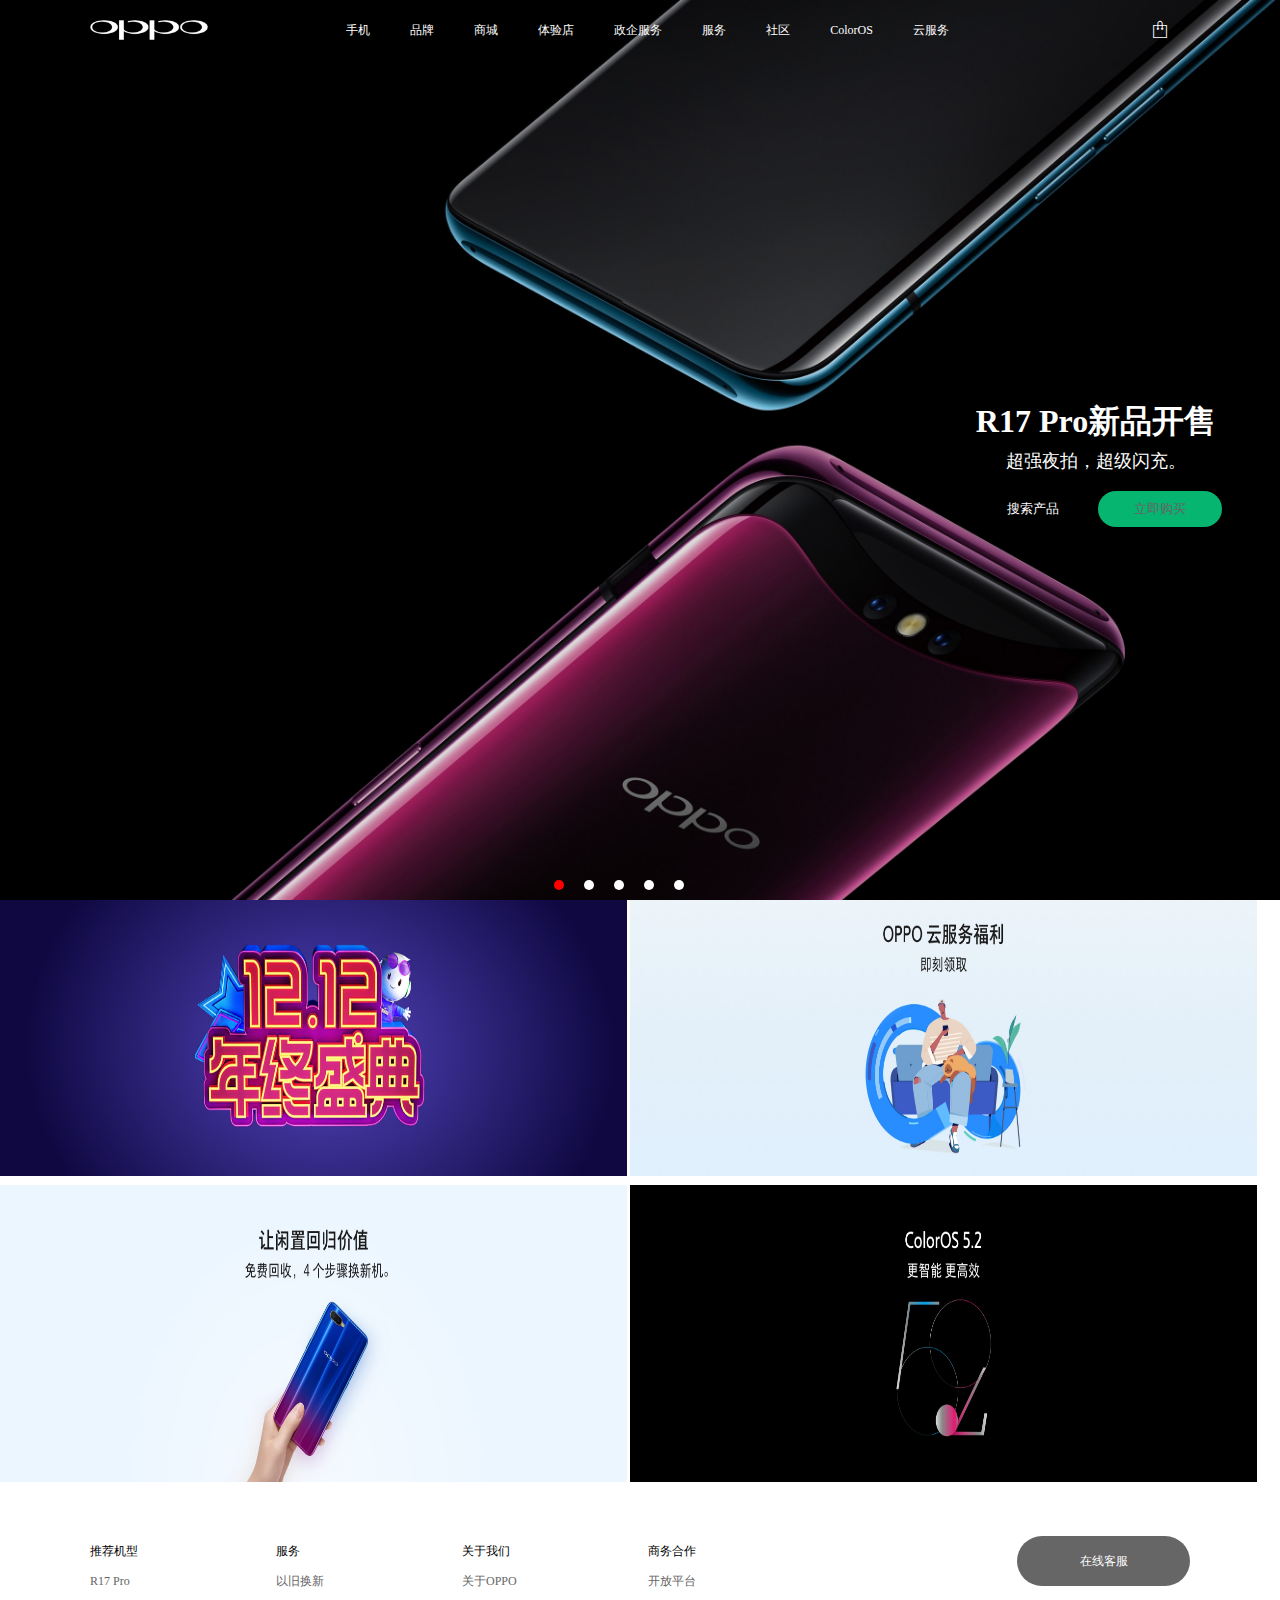
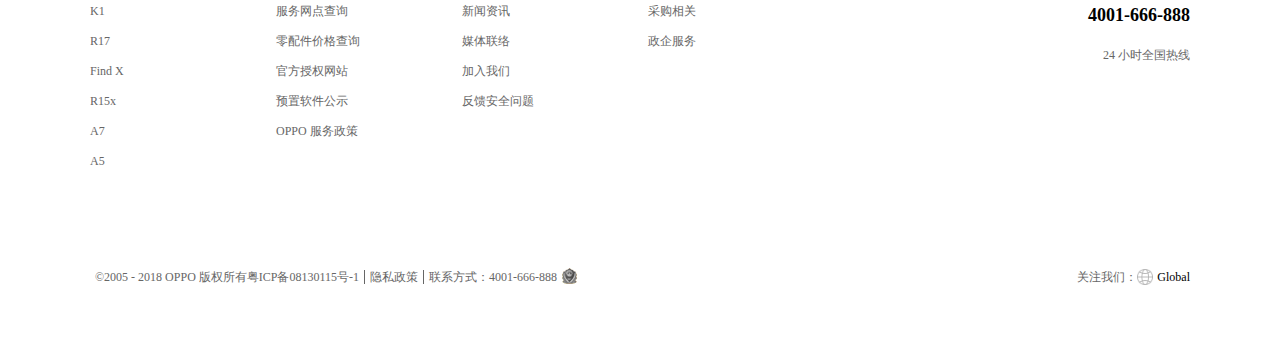
<file: index.html>
<!DOCTYPE html>
<html>
	<head>
		<meta charset="utf-8">
		<title>【OPPO手机官网】</title>
		<link rel="stylesheet" type="text/css" href="font/iconfont.css">
		<link rel="stylesheet" href="css/head.css"/>
		<link rel="stylesheet" type="text/css" href="css/footer.css">
		
	</head>
	<body>
	<header id="head">
		<div class="w">
		<h1 id="logo">
			<img src="images/logo.png"/>
		</h1>
		<ul>
			<li  id="firstli"><a href="#">手机</a></li><li><a href="html/about.html">品牌</a></li><li><a href="html/shop.html">商城</a></li><li><a href="javascript:;">体验店</a></li><li><a href="javascript:;">政企服务</a></li><li><a href="javascript:;">服务</a></li><li><a href="javascript:;">社区</a></li><li><a href="javascript:;">ColorOS</a></li><li><a href="javascript:;">云服务</a></li>
		</ul>
	<i class="iconfont icon-gouwudaiweikong"></i>
	</div>
	<div id="phone">
		<dl>
			<div class="l">

				<dt><img src="images/dtbg.png"></dt>
			</div>
				
			<dd>
				<img src="images/0.jpg">
				<img src="images/0.1.png">
				<span>K1</span>
			</dd>
			<dd>
				<img src="images/1.jpg">
				<img src="images/1.1.png">
				<span>R17</span>
			</dd>
			<dd>
				<img src="images/2.jpg">
				<img src="images/2.1.png">
				<span>Find X</span>
			</dd>
			<dd>
				<img src="images/3.jpg">
				<img src="images/3.1.png">
				<span>R15</span>
			</dd>
			<dd>
				<img src="images/4.jpg">
				<img src="images/4.1.png">
				<span>A7</span>
			</dd>
			<dd>
				<img src="images/5.jpg">
				<img src="images/5.1.png">
				<span>A7x</span>
			</dd>
			<dd>
				<img src="images/6.jpg">
				<img src="images/6.1.png">
				<span>A5</span>
			</dd>
			<dd>
				<img src="images/7.png">
				<img src="images/7.1.png">
				<span>A1</span>
			</dd>
		</dl>
	</div>
	</header>
<div id="banner">
	<div id="b1">
		<div  class="text texts bak">
			<h2>R17 Pro新品开售</h2>
			<p>超强夜拍，超级闪充。</p>
			<span class="btn1">搜索产品</span>
			<span class="btn2"><a href="html/reg.html">立即购买</a></span>
		</div>
	</div>
	<div id="b2">
		<div  class="text  texts">
		<h2 class="one">OPPO K1</h2>
		<p>晓龙660，前置2500万。</p>
		<span class="btn1">搜索产品</span>
		<span class="btn2">立即购买</span>
		</div>
	</div>
	<div id="b3">
		<div class="text  texts bak">
		<h2>OPPO R15x</h2>
		<p>3D凝光机身，前置2500万。</p>
		<span class="btn2">立即购买</span>
		</div>
	</div>
	<div id="b4">
		<div  class="text  texts">
		<h2>OPPO R17</h2>
		<p>随光而变，心动所在。</p>
		<span class="btn1">搜索产品</span>
		<span class="btn2">立即购买</span>
		</div>
	</div>
	<div id="b5">
		<div  class="text  textp">
		<h2 class="one">Find X</h2>
		<p>超凡一体，未来旗舰。</p>
		<span class="btn1">搜索产品</span>
		<span class="btn2">立即购买</span>
		</div>
	</div>
	<ul style="cursor: pointer;">
		<li></li>
		<li></li>
		<li></li>
		<li></li>
		<li></li>
	</ul>
</div>
<!-- list -->
	<div id="box">
		<a href="html/shop.html"><img src="images/pic1.jpg" alt=""></a>
		<a href="detail.html"><img src="images/pic2.jpg" alt=""></a>
		<a href="javascript:;"><img src="images/pic3.jpg" alt=""></a>
		<a href="javascript:;"><img src="images/pic4.png" alt=""></a>
	</div>
	<div id="news">
		<div class="w">
		<ul class="l">
			<li><a href="#">推荐机型</a></li>
			<li><a href="#">R17 Pro</a></li>
			<li><a href="#">K1</a></li>
			<li><a href="#">R17</a></li>
			<li><a href="#">Find X</a></li>
			<li><a href="#">R15x</a></li>
			<li><a href="#">A7</a></li>
			<li><a href="#">A5</a></li>
		</ul>
		<ul class="l">
			<li><a href="#">服务</a></li>
			<li><a href="#">以旧换新</a></li>
			<li><a href="#">服务网点查询</a></li>
			<li><a href="#">零配件价格查询</a></li>
			<li><a href="#">官方授权网站</a></li>
			<li><a href="#">预置软件公示</a></li>
			<li><a href="#">OPPO 服务政策</a></li>
		</ul>
		<ul class="l">
			<li><a href="#">关于我们</a></li>
			<li><a href="#">关于OPPO</a></li>
			<li><a href="#">新闻资讯</a></li>
			<li><a href="#">媒体联络</a></li>
			<li><a href="#">加入我们</a></li>
			<li><a href="#">反馈安全问题</a></li>
		</ul>
		<ul class="l">
			<li><a href="#">商务合作</a></li>
			<li><a href="#">开放平台</a></li>
			<li><a href="#">采购相关</a></li>
			<li><a href="#">政企服务</a></li>
		</ul>
		<div class="r">
			<p><a href="#">在线客服</a></p>
			<p>4001-666-888</p>
			<p>24 小时全国热线</p>
		</div>
	</div>
	</div>
	<footer>
		<div class="w">
		<ul class="l">
			<li class="l"><a href="">&copy2005 - 2018 OPPO 版权所有粤ICP备08130115号-1</a></li>
			<li class="l"><a href=""> 隐私政策</a></li>
			<li class="l"><a href=""> 联系方式：4001-666-888 </a></li>
			<li id="last" class="l"><a href=""></a></li>
		</ul>
		<ul class="r">
			<li class="l"><a href="">关注我们：</a></li>
			<li class="l" id="last"><a href=""></a>Global</li>
		</ul>
		</div>
	</footer>
	</body>
</html>
<!-- <script type="text/javascript" src="js/lbt.js"></script> -->
<script type="text/javascript" src="js/index.js"></script>
<script type="text/javascript">
	window.onload = function(){
	//1、自动播放
	autoPlay();
	$("#banner").onmouseover = stop;
	$("#banner").onmouseout = autoPlay;
	let lis = $("#banner").lastElementChild.children;
	for(var i=0;i<lis.length;i++){
		lis[i].setAttribute("index",i);
		lis[i].onclick = function(){
			goImg(parseInt(this.getAttribute("index")));
		};
	}
}	

</script>
</file>
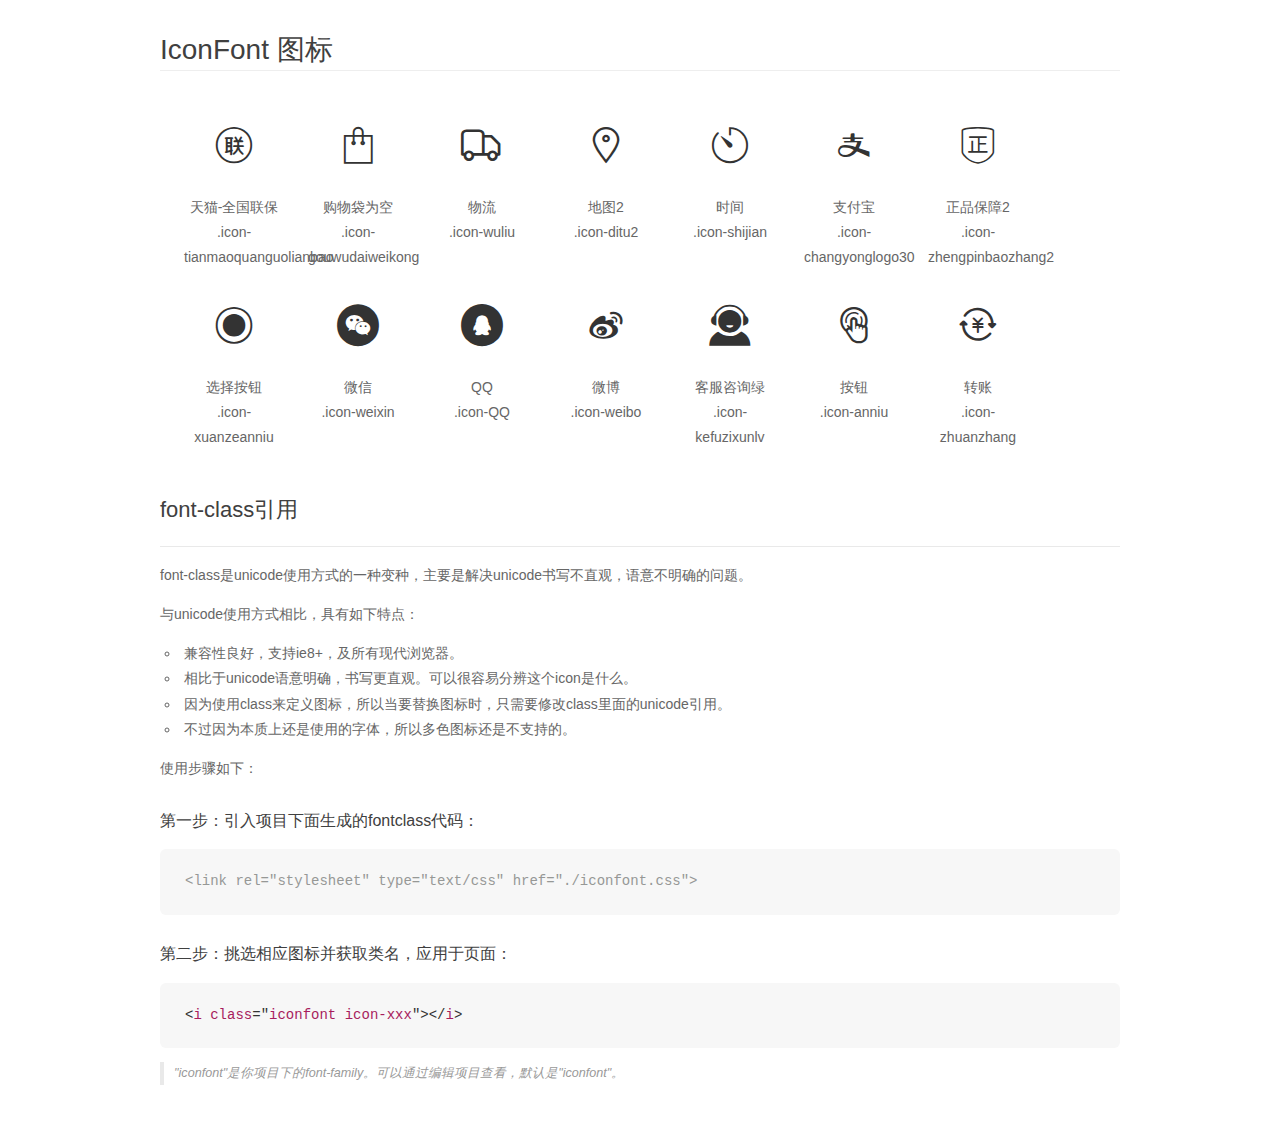
<file: font/demo_fontclass.html>
<!DOCTYPE html>
<html>
<head>
    <meta charset="utf-8"/>
    <title>IconFont</title>
    <link rel="stylesheet" href="demo.css">
    <link rel="stylesheet" href="iconfont.css">
</head>
<body>
    <div class="main markdown">
        <h1>IconFont 图标</h1>
        <ul class="icon_lists clear">
            
                <li>
                <i class="icon iconfont icon-tianmaoquanguolianbao"></i>
                    <div class="name">天猫-全国联保</div>
                    <div class="fontclass">.icon-tianmaoquanguolianbao</div>
                </li>
            
                <li>
                <i class="icon iconfont icon-gouwudaiweikong"></i>
                    <div class="name">购物袋为空</div>
                    <div class="fontclass">.icon-gouwudaiweikong</div>
                </li>
            
                <li>
                <i class="icon iconfont icon-wuliu"></i>
                    <div class="name">物流</div>
                    <div class="fontclass">.icon-wuliu</div>
                </li>
            
                <li>
                <i class="icon iconfont icon-ditu2"></i>
                    <div class="name">地图2</div>
                    <div class="fontclass">.icon-ditu2</div>
                </li>
            
                <li>
                <i class="icon iconfont icon-shijian"></i>
                    <div class="name">时间</div>
                    <div class="fontclass">.icon-shijian</div>
                </li>
            
                <li>
                <i class="icon iconfont icon-changyonglogo30"></i>
                    <div class="name">支付宝</div>
                    <div class="fontclass">.icon-changyonglogo30</div>
                </li>
            
                <li>
                <i class="icon iconfont icon-zhengpinbaozhang2"></i>
                    <div class="name">正品保障2</div>
                    <div class="fontclass">.icon-zhengpinbaozhang2</div>
                </li>
            
                <li>
                <i class="icon iconfont icon-xuanzeanniu"></i>
                    <div class="name">选择按钮</div>
                    <div class="fontclass">.icon-xuanzeanniu</div>
                </li>
            
                <li>
                <i class="icon iconfont icon-weixin"></i>
                    <div class="name">微信</div>
                    <div class="fontclass">.icon-weixin</div>
                </li>
            
                <li>
                <i class="icon iconfont icon-QQ"></i>
                    <div class="name">QQ</div>
                    <div class="fontclass">.icon-QQ</div>
                </li>
            
                <li>
                <i class="icon iconfont icon-weibo"></i>
                    <div class="name">微博</div>
                    <div class="fontclass">.icon-weibo</div>
                </li>
            
                <li>
                <i class="icon iconfont icon-kefuzixunlv"></i>
                    <div class="name">客服咨询绿</div>
                    <div class="fontclass">.icon-kefuzixunlv</div>
                </li>
            
                <li>
                <i class="icon iconfont icon-anniu"></i>
                    <div class="name">按钮</div>
                    <div class="fontclass">.icon-anniu</div>
                </li>
            
                <li>
                <i class="icon iconfont icon-zhuanzhang"></i>
                    <div class="name">转账</div>
                    <div class="fontclass">.icon-zhuanzhang</div>
                </li>
            
        </ul>

        <h2 id="font-class-">font-class引用</h2>
        <hr>

        <p>font-class是unicode使用方式的一种变种，主要是解决unicode书写不直观，语意不明确的问题。</p>
        <p>与unicode使用方式相比，具有如下特点：</p>
        <ul>
        <li>兼容性良好，支持ie8+，及所有现代浏览器。</li>
        <li>相比于unicode语意明确，书写更直观。可以很容易分辨这个icon是什么。</li>
        <li>因为使用class来定义图标，所以当要替换图标时，只需要修改class里面的unicode引用。</li>
        <li>不过因为本质上还是使用的字体，所以多色图标还是不支持的。</li>
        </ul>
        <p>使用步骤如下：</p>
        <h3 id="-fontclass-">第一步：引入项目下面生成的fontclass代码：</h3>


        <pre><code class="lang-js hljs javascript"><span class="hljs-comment">&lt;link rel="stylesheet" type="text/css" href="./iconfont.css"&gt;</span></code></pre>
        <h3 id="-">第二步：挑选相应图标并获取类名，应用于页面：</h3>
        <pre><code class="lang-css hljs">&lt;<span class="hljs-selector-tag">i</span> <span class="hljs-selector-tag">class</span>="<span class="hljs-selector-tag">iconfont</span> <span class="hljs-selector-tag">icon-xxx</span>"&gt;&lt;/<span class="hljs-selector-tag">i</span>&gt;</code></pre>
        <blockquote>
        <p>"iconfont"是你项目下的font-family。可以通过编辑项目查看，默认是"iconfont"。</p>
        </blockquote>
    </div>
</body>
</html>
</file>
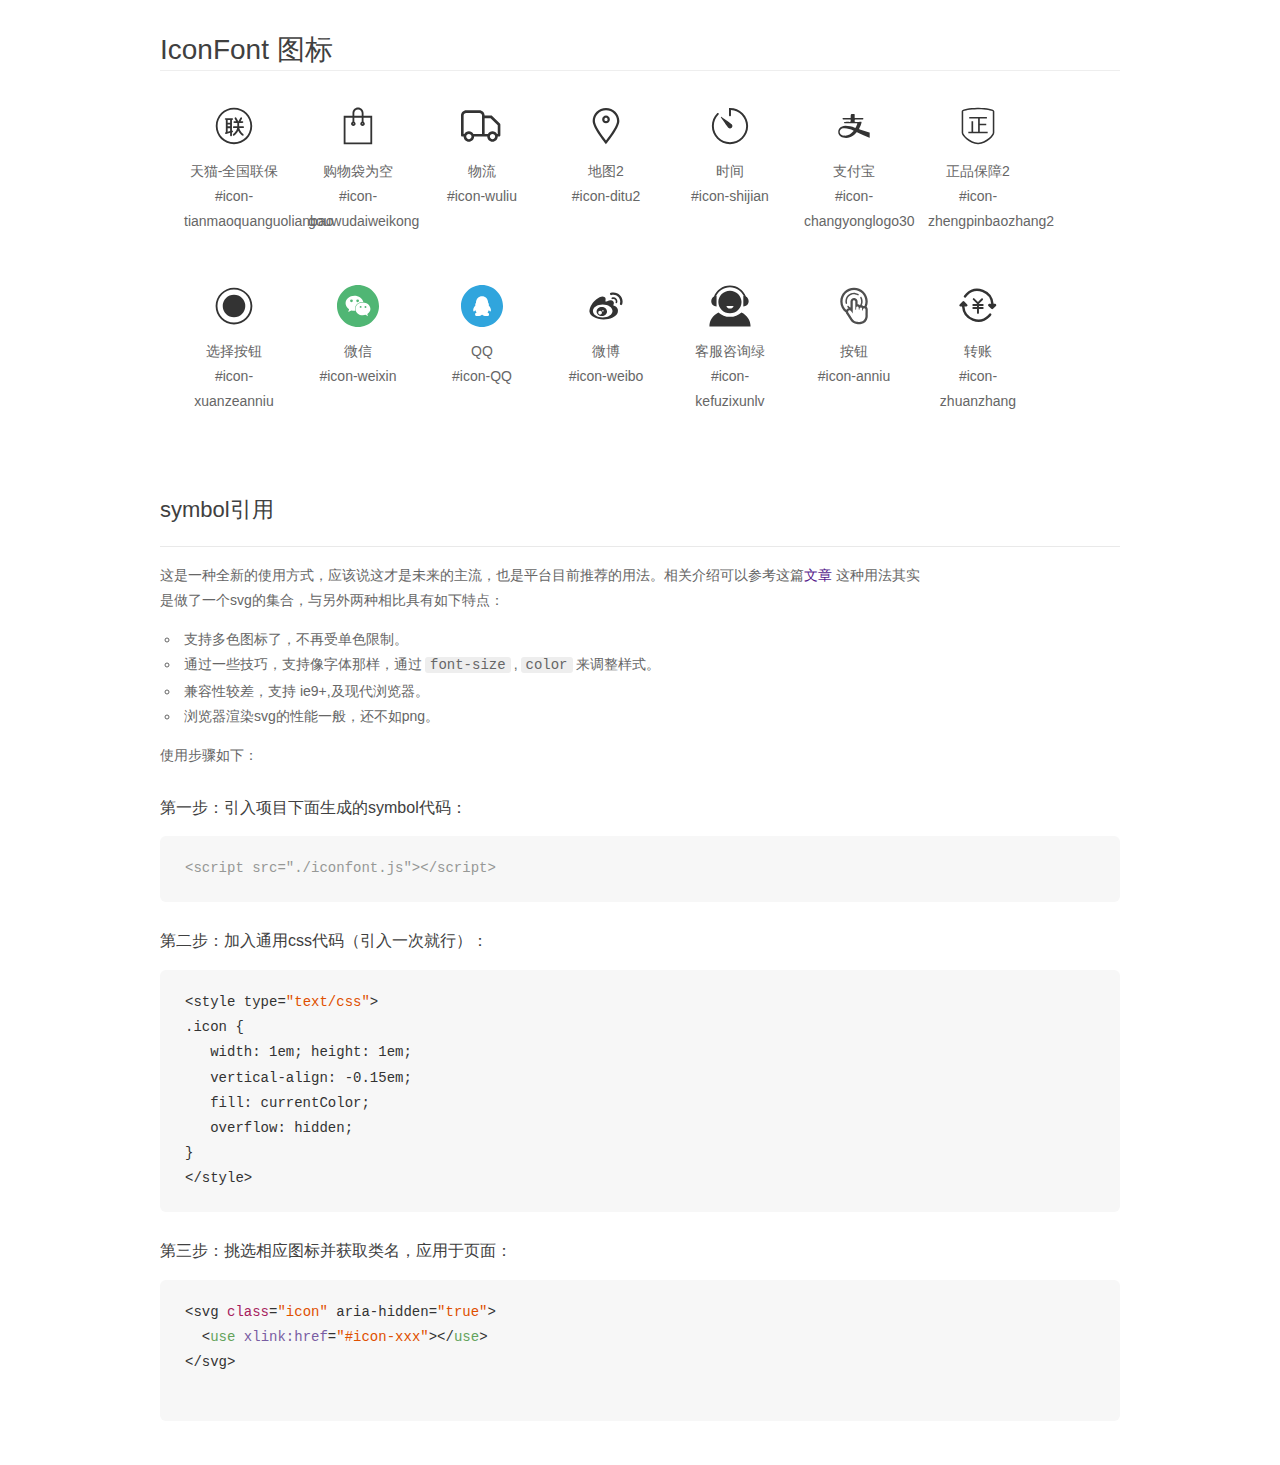
<file: font/demo_symbol.html>
<!DOCTYPE html>
<html>
<head>
    <meta charset="utf-8"/>
    <title>IconFont</title>
    <link rel="stylesheet" href="demo.css">
    <script src="iconfont.js"></script>

    <style type="text/css">
        .icon {
          /* 通过设置 font-size 来改变图标大小 */
          width: 1em; height: 1em;
          /* 图标和文字相邻时，垂直对齐 */
          vertical-align: -0.15em;
          /* 通过设置 color 来改变 SVG 的颜色/fill */
          fill: currentColor;
          /* path 和 stroke 溢出 viewBox 部分在 IE 下会显示
             normalize.css 中也包含这行 */
          overflow: hidden;
        }

    </style>
</head>
<body>
    <div class="main markdown">
        <h1>IconFont 图标</h1>
        <ul class="icon_lists clear">
            
                <li>
                    <svg class="icon" aria-hidden="true">
                        <use xlink:href="#icon-tianmaoquanguolianbao"></use>
                    </svg>
                    <div class="name">天猫-全国联保</div>
                    <div class="fontclass">#icon-tianmaoquanguolianbao</div>
                </li>
            
                <li>
                    <svg class="icon" aria-hidden="true">
                        <use xlink:href="#icon-gouwudaiweikong"></use>
                    </svg>
                    <div class="name">购物袋为空</div>
                    <div class="fontclass">#icon-gouwudaiweikong</div>
                </li>
            
                <li>
                    <svg class="icon" aria-hidden="true">
                        <use xlink:href="#icon-wuliu"></use>
                    </svg>
                    <div class="name">物流</div>
                    <div class="fontclass">#icon-wuliu</div>
                </li>
            
                <li>
                    <svg class="icon" aria-hidden="true">
                        <use xlink:href="#icon-ditu2"></use>
                    </svg>
                    <div class="name">地图2</div>
                    <div class="fontclass">#icon-ditu2</div>
                </li>
            
                <li>
                    <svg class="icon" aria-hidden="true">
                        <use xlink:href="#icon-shijian"></use>
                    </svg>
                    <div class="name">时间</div>
                    <div class="fontclass">#icon-shijian</div>
                </li>
            
                <li>
                    <svg class="icon" aria-hidden="true">
                        <use xlink:href="#icon-changyonglogo30"></use>
                    </svg>
                    <div class="name">支付宝</div>
                    <div class="fontclass">#icon-changyonglogo30</div>
                </li>
            
                <li>
                    <svg class="icon" aria-hidden="true">
                        <use xlink:href="#icon-zhengpinbaozhang2"></use>
                    </svg>
                    <div class="name">正品保障2</div>
                    <div class="fontclass">#icon-zhengpinbaozhang2</div>
                </li>
            
                <li>
                    <svg class="icon" aria-hidden="true">
                        <use xlink:href="#icon-xuanzeanniu"></use>
                    </svg>
                    <div class="name">选择按钮</div>
                    <div class="fontclass">#icon-xuanzeanniu</div>
                </li>
            
                <li>
                    <svg class="icon" aria-hidden="true">
                        <use xlink:href="#icon-weixin"></use>
                    </svg>
                    <div class="name">微信</div>
                    <div class="fontclass">#icon-weixin</div>
                </li>
            
                <li>
                    <svg class="icon" aria-hidden="true">
                        <use xlink:href="#icon-QQ"></use>
                    </svg>
                    <div class="name">QQ</div>
                    <div class="fontclass">#icon-QQ</div>
                </li>
            
                <li>
                    <svg class="icon" aria-hidden="true">
                        <use xlink:href="#icon-weibo"></use>
                    </svg>
                    <div class="name">微博</div>
                    <div class="fontclass">#icon-weibo</div>
                </li>
            
                <li>
                    <svg class="icon" aria-hidden="true">
                        <use xlink:href="#icon-kefuzixunlv"></use>
                    </svg>
                    <div class="name">客服咨询绿</div>
                    <div class="fontclass">#icon-kefuzixunlv</div>
                </li>
            
                <li>
                    <svg class="icon" aria-hidden="true">
                        <use xlink:href="#icon-anniu"></use>
                    </svg>
                    <div class="name">按钮</div>
                    <div class="fontclass">#icon-anniu</div>
                </li>
            
                <li>
                    <svg class="icon" aria-hidden="true">
                        <use xlink:href="#icon-zhuanzhang"></use>
                    </svg>
                    <div class="name">转账</div>
                    <div class="fontclass">#icon-zhuanzhang</div>
                </li>
            
        </ul>


        <h2 id="symbol-">symbol引用</h2>
        <hr>

        <p>这是一种全新的使用方式，应该说这才是未来的主流，也是平台目前推荐的用法。相关介绍可以参考这篇<a href="">文章</a>
        这种用法其实是做了一个svg的集合，与另外两种相比具有如下特点：</p>
        <ul>
          <li>支持多色图标了，不再受单色限制。</li>
          <li>通过一些技巧，支持像字体那样，通过<code>font-size</code>,<code>color</code>来调整样式。</li>
          <li>兼容性较差，支持 ie9+,及现代浏览器。</li>
          <li>浏览器渲染svg的性能一般，还不如png。</li>
        </ul>
        <p>使用步骤如下：</p>
        <h3 id="-symbol-">第一步：引入项目下面生成的symbol代码：</h3>
        <pre><code class="lang-js hljs javascript"><span class="hljs-comment">&lt;script src="./iconfont.js"&gt;&lt;/script&gt;</span></code></pre>
        <h3 id="-css-">第二步：加入通用css代码（引入一次就行）：</h3>
        <pre><code class="lang-js hljs javascript">&lt;style type=<span class="hljs-string">"text/css"</span>&gt;
.icon {
   width: <span class="hljs-number">1</span>em; height: <span class="hljs-number">1</span>em;
   vertical-align: <span class="hljs-number">-0.15</span>em;
   fill: currentColor;
   overflow: hidden;
}
&lt;<span class="hljs-regexp">/style&gt;</span></code></pre>
        <h3 id="-">第三步：挑选相应图标并获取类名，应用于页面：</h3>
        <pre><code class="lang-js hljs javascript">&lt;svg <span class="hljs-class"><span class="hljs-keyword">class</span></span>=<span class="hljs-string">"icon"</span> aria-hidden=<span class="hljs-string">"true"</span>&gt;<span class="xml"><span class="hljs-tag">
  &lt;<span class="hljs-name">use</span> <span class="hljs-attr">xlink:href</span>=<span class="hljs-string">"#icon-xxx"</span>&gt;</span><span class="hljs-tag">&lt;/<span class="hljs-name">use</span>&gt;</span>
</span>&lt;<span class="hljs-regexp">/svg&gt;
        </span></code></pre>
    </div>
</body>
</html>
</file>
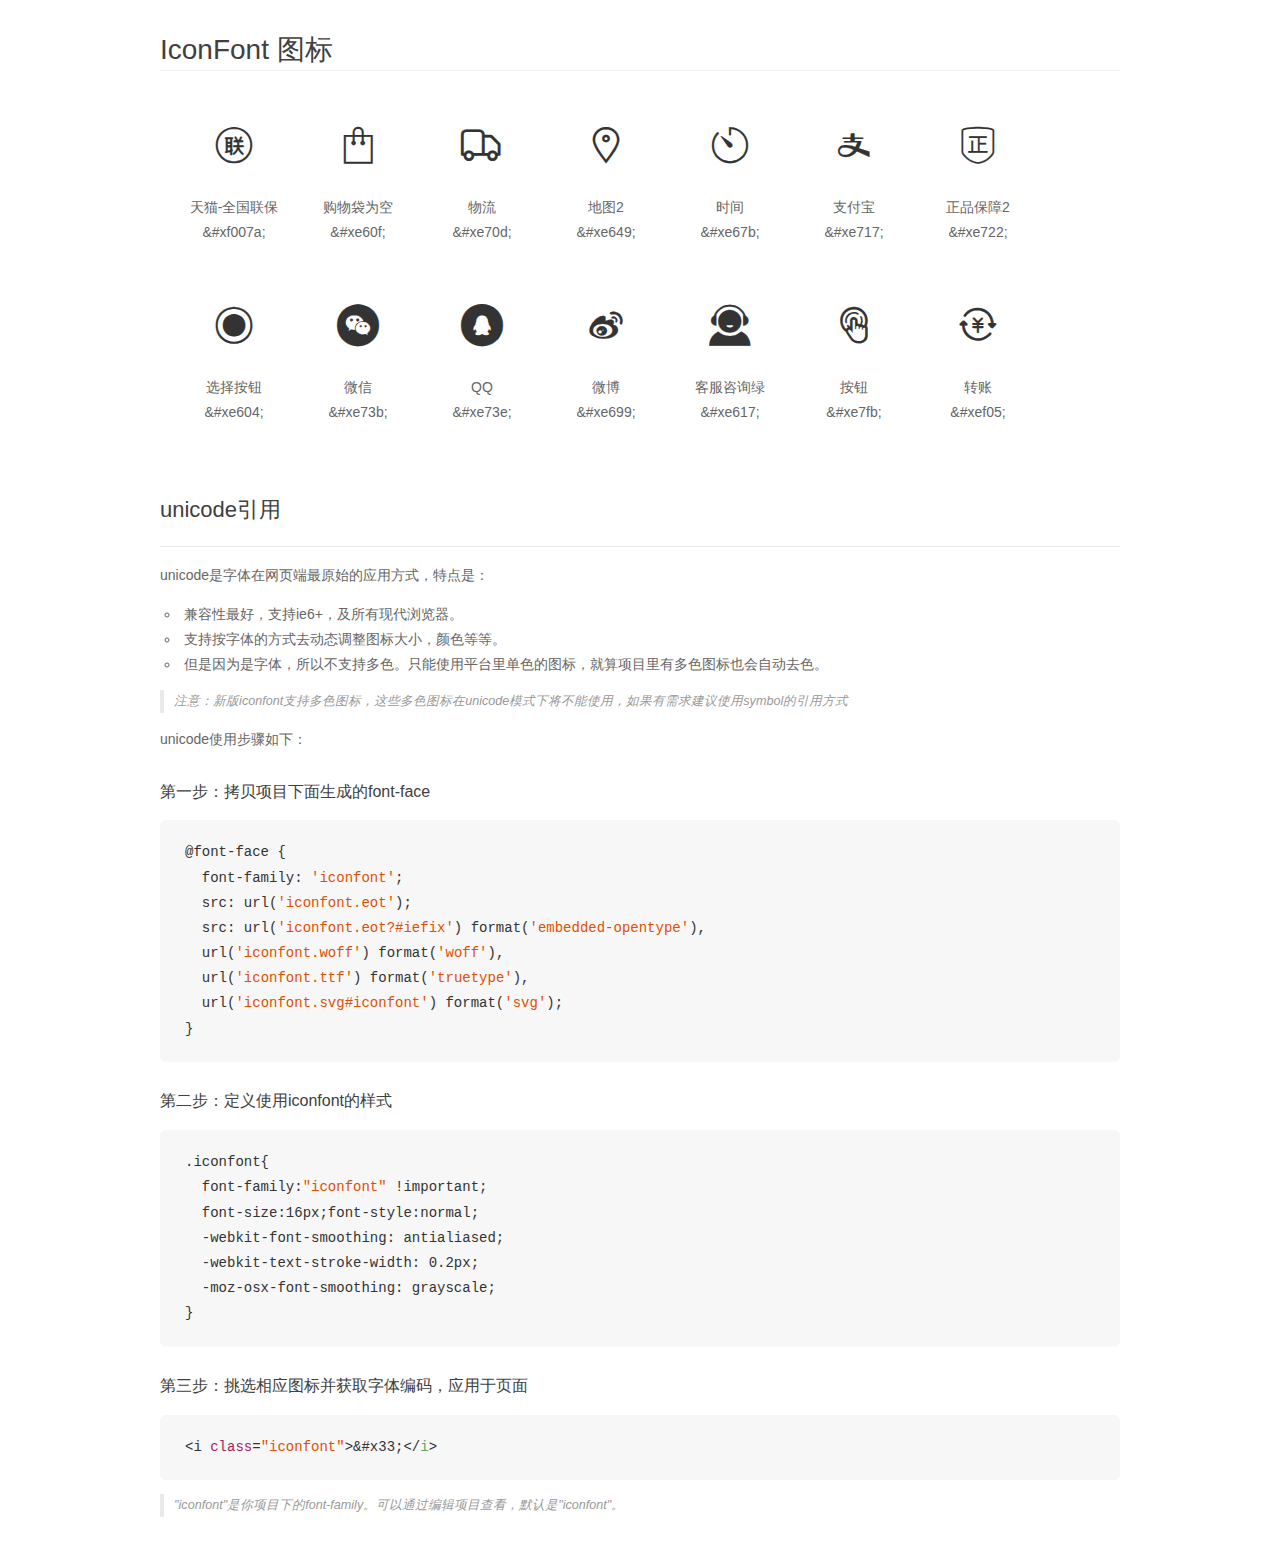
<file: font/demo_unicode.html>
<!DOCTYPE html>
<html>
<head>
    <meta charset="utf-8"/>
    <title>IconFont</title>
    <link rel="stylesheet" href="demo.css">

    <style type="text/css">

        @font-face {font-family: "iconfont";
          src: url('iconfont.eot'); /* IE9*/
          src: url('iconfont.eot#iefix') format('embedded-opentype'), /* IE6-IE8 */
          url('iconfont.woff') format('woff'), /* chrome, firefox */
          url('iconfont.ttf') format('truetype'), /* chrome, firefox, opera, Safari, Android, iOS 4.2+*/
          url('iconfont.svg#iconfont') format('svg'); /* iOS 4.1- */
        }

        .iconfont {
          font-family:"iconfont" !important;
          font-size:16px;
          font-style:normal;
          -webkit-font-smoothing: antialiased;
          -webkit-text-stroke-width: 0.2px;
          -moz-osx-font-smoothing: grayscale;
        }

    </style>
</head>
<body>
    <div class="main markdown">
        <h1>IconFont 图标</h1>
        <ul class="icon_lists clear">
            
                <li>
                <i class="icon iconfont">&#xf007a;</i>
                    <div class="name">天猫-全国联保</div>
                    <div class="code">&amp;#xf007a;</div>
                </li>
            
                <li>
                <i class="icon iconfont">&#xe60f;</i>
                    <div class="name">购物袋为空</div>
                    <div class="code">&amp;#xe60f;</div>
                </li>
            
                <li>
                <i class="icon iconfont">&#xe70d;</i>
                    <div class="name">物流</div>
                    <div class="code">&amp;#xe70d;</div>
                </li>
            
                <li>
                <i class="icon iconfont">&#xe649;</i>
                    <div class="name">地图2</div>
                    <div class="code">&amp;#xe649;</div>
                </li>
            
                <li>
                <i class="icon iconfont">&#xe67b;</i>
                    <div class="name">时间</div>
                    <div class="code">&amp;#xe67b;</div>
                </li>
            
                <li>
                <i class="icon iconfont">&#xe717;</i>
                    <div class="name">支付宝</div>
                    <div class="code">&amp;#xe717;</div>
                </li>
            
                <li>
                <i class="icon iconfont">&#xe722;</i>
                    <div class="name">正品保障2</div>
                    <div class="code">&amp;#xe722;</div>
                </li>
            
                <li>
                <i class="icon iconfont">&#xe604;</i>
                    <div class="name">选择按钮</div>
                    <div class="code">&amp;#xe604;</div>
                </li>
            
                <li>
                <i class="icon iconfont">&#xe73b;</i>
                    <div class="name">微信</div>
                    <div class="code">&amp;#xe73b;</div>
                </li>
            
                <li>
                <i class="icon iconfont">&#xe73e;</i>
                    <div class="name">QQ</div>
                    <div class="code">&amp;#xe73e;</div>
                </li>
            
                <li>
                <i class="icon iconfont">&#xe699;</i>
                    <div class="name">微博</div>
                    <div class="code">&amp;#xe699;</div>
                </li>
            
                <li>
                <i class="icon iconfont">&#xe617;</i>
                    <div class="name">客服咨询绿</div>
                    <div class="code">&amp;#xe617;</div>
                </li>
            
                <li>
                <i class="icon iconfont">&#xe7fb;</i>
                    <div class="name">按钮</div>
                    <div class="code">&amp;#xe7fb;</div>
                </li>
            
                <li>
                <i class="icon iconfont">&#xef05;</i>
                    <div class="name">转账</div>
                    <div class="code">&amp;#xef05;</div>
                </li>
            
        </ul>
        <h2 id="unicode-">unicode引用</h2>
        <hr>

        <p>unicode是字体在网页端最原始的应用方式，特点是：</p>
        <ul>
        <li>兼容性最好，支持ie6+，及所有现代浏览器。</li>
        <li>支持按字体的方式去动态调整图标大小，颜色等等。</li>
        <li>但是因为是字体，所以不支持多色。只能使用平台里单色的图标，就算项目里有多色图标也会自动去色。</li>
        </ul>
        <blockquote>
        <p>注意：新版iconfont支持多色图标，这些多色图标在unicode模式下将不能使用，如果有需求建议使用symbol的引用方式</p>
        </blockquote>
        <p>unicode使用步骤如下：</p>
        <h3 id="-font-face">第一步：拷贝项目下面生成的font-face</h3>
        <pre><code class="lang-js hljs javascript">@font-face {
  font-family: <span class="hljs-string">'iconfont'</span>;
  src: url(<span class="hljs-string">'iconfont.eot'</span>);
  src: url(<span class="hljs-string">'iconfont.eot?#iefix'</span>) format(<span class="hljs-string">'embedded-opentype'</span>),
  url(<span class="hljs-string">'iconfont.woff'</span>) format(<span class="hljs-string">'woff'</span>),
  url(<span class="hljs-string">'iconfont.ttf'</span>) format(<span class="hljs-string">'truetype'</span>),
  url(<span class="hljs-string">'iconfont.svg#iconfont'</span>) format(<span class="hljs-string">'svg'</span>);
}
</code></pre>
        <h3 id="-iconfont-">第二步：定义使用iconfont的样式</h3>
        <pre><code class="lang-js hljs javascript">.iconfont{
  font-family:<span class="hljs-string">"iconfont"</span> !important;
  font-size:<span class="hljs-number">16</span>px;font-style:normal;
  -webkit-font-smoothing: antialiased;
  -webkit-text-stroke-width: <span class="hljs-number">0.2</span>px;
  -moz-osx-font-smoothing: grayscale;
}
</code></pre>
        <h3 id="-">第三步：挑选相应图标并获取字体编码，应用于页面</h3>
        <pre><code class="lang-js hljs javascript">&lt;i <span class="hljs-class"><span class="hljs-keyword">class</span></span>=<span class="hljs-string">"iconfont"</span>&gt;&amp;#x33;<span class="xml"><span class="hljs-tag">&lt;/<span class="hljs-name">i</span>&gt;</span></span></code></pre>

        <blockquote>
        <p>"iconfont"是你项目下的font-family。可以通过编辑项目查看，默认是"iconfont"。</p>
        </blockquote>
    </div>


</body>
</html>
</file>
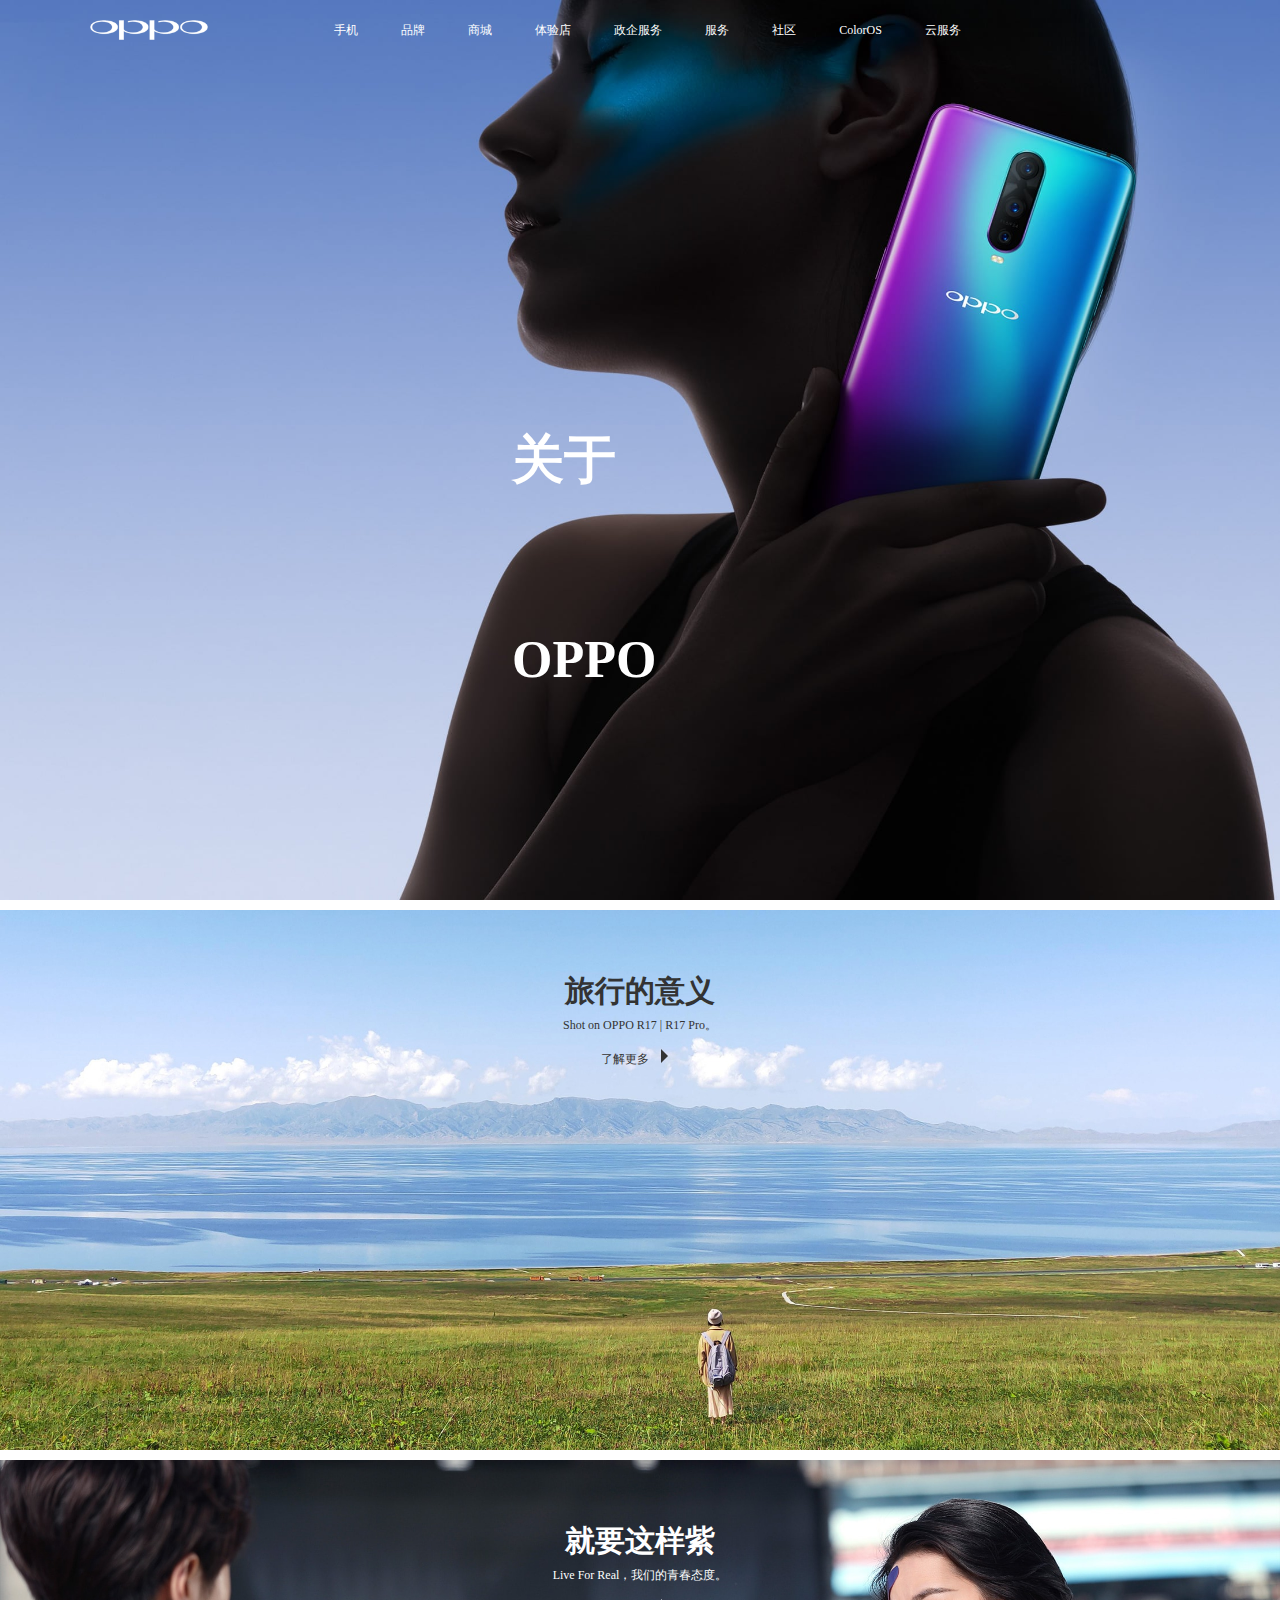
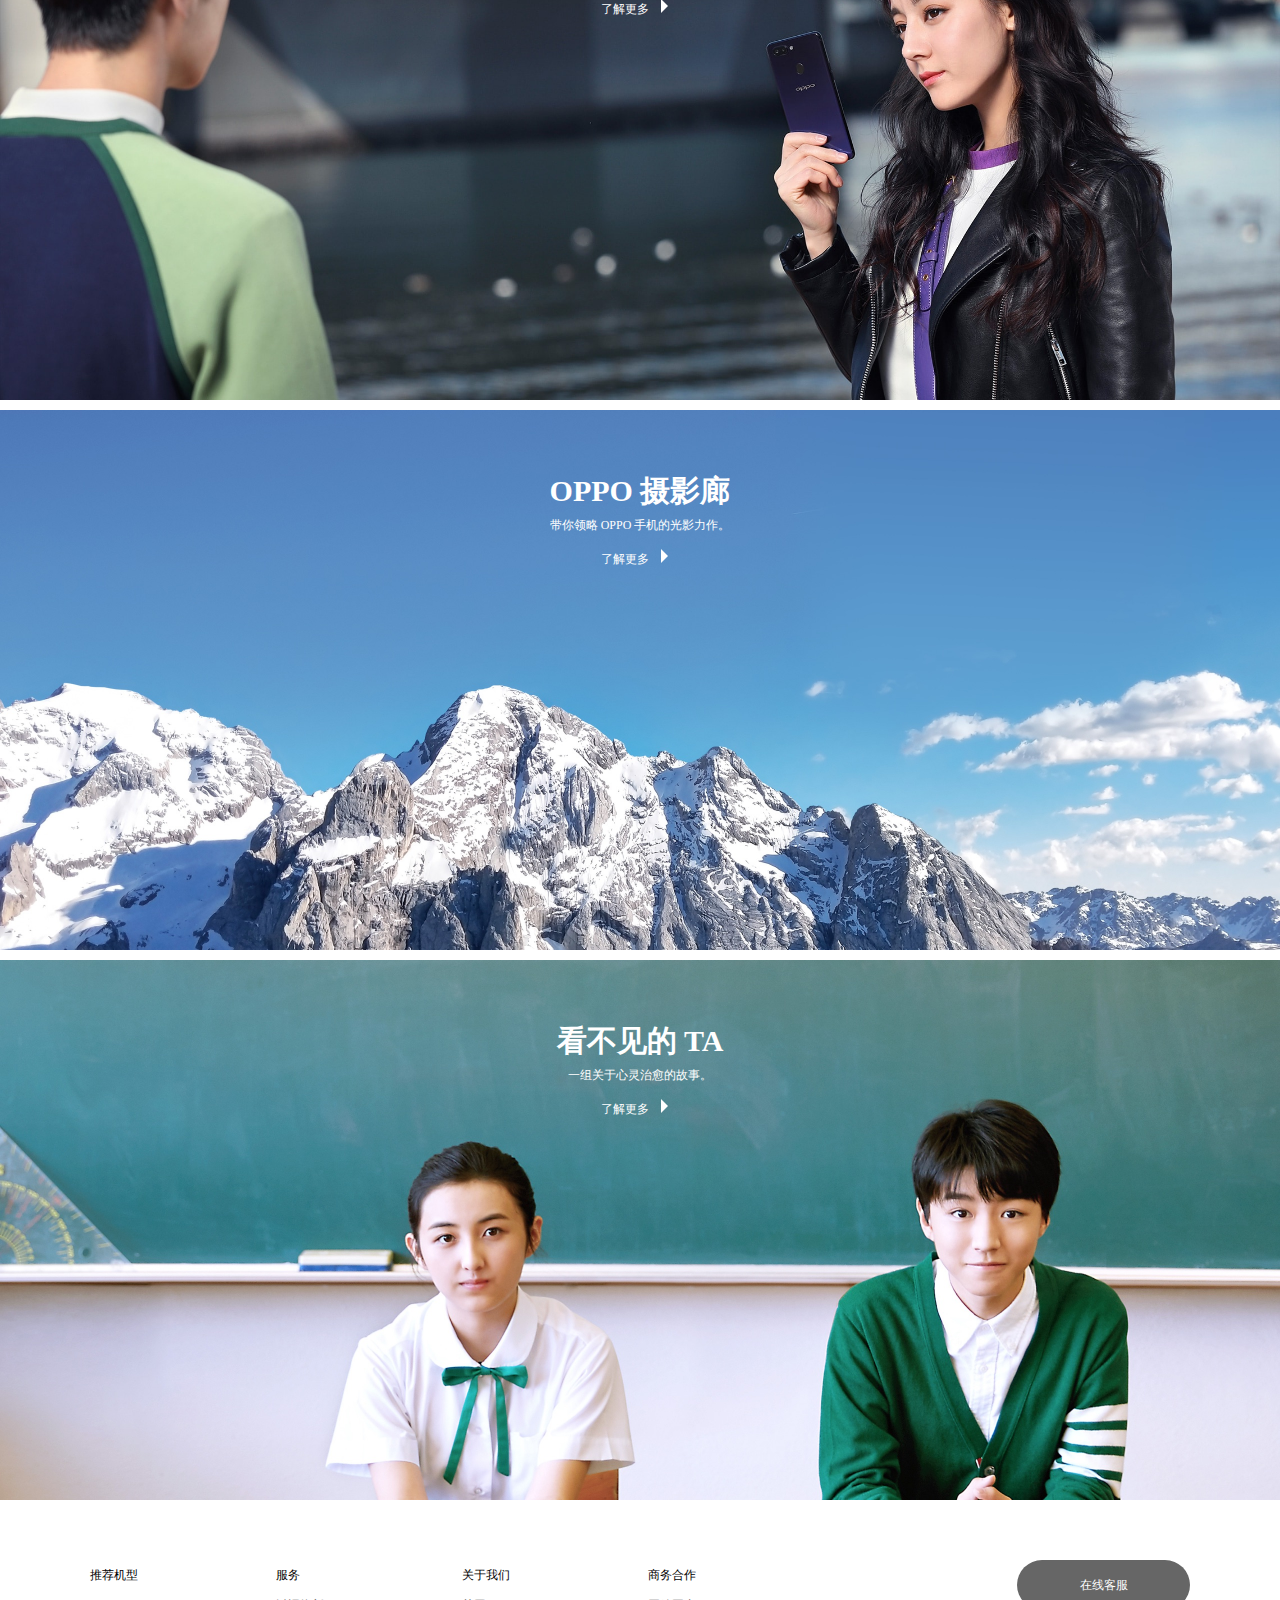
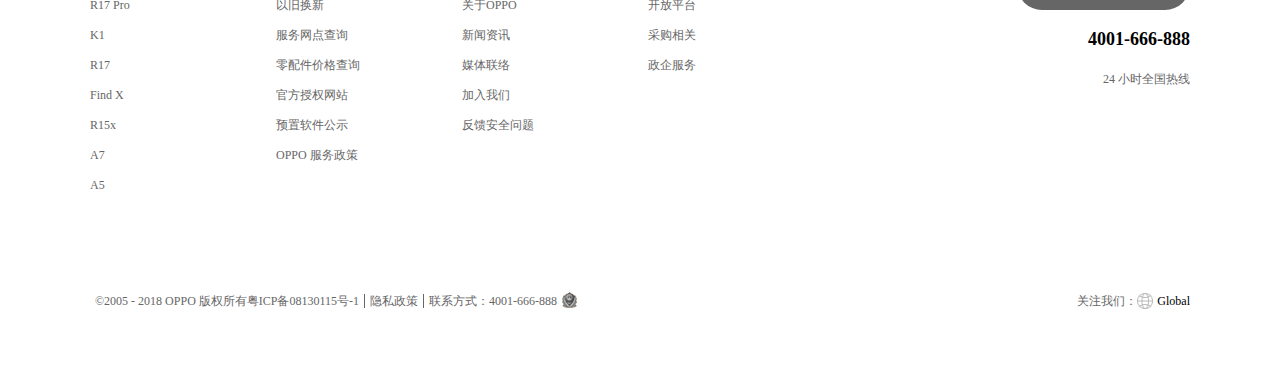
<file: html/about.html>
<!DOCTYPE html>
<html>

	<head>
		<meta charset="utf-8">
		<title>【OPPO手机官网】</title>
		<link rel="stylesheet" type="text/css" href="../css/head.css"/>
		<link rel="stylesheet" type="text/css" href="../css/footer.css">
		<link rel="stylesheet" type="text/css" href="../css/about.css">
	</head>
	<body>
	<header id="head">
		<div class="w">
		<h1 id="logo">
			<img src="../images/logo.png"/>
		</h1>
		<ul>
			<li id="firstli"><a href="../index.html">手机</a>
			</li>
			<li><a href="#">品牌</a></li>
			<li><a href="shop.html">商城</a></li>
			<li><a href="javascript:;">体验店</a></li>
			<li><a href="javascript:;">政企服务</a></li>
			<li><a href="javascript:;">服务</a></li>
			<li><a href="javascript:;">社区</a></li>
			<li><a href="javascript:;">ColorOS</a></li>
			<li><a href="javascript:;">云服务</a></li>
		</ul>
	</div>
	<div id="phone">
			<dl>
				<div class="l">
				<dt></dt>
				</div>
				<dd>
					<img src="../images/0.jpg" alt="">
					<img src="../images/0.1.png" alt="">
					<span>K1</span>
				</dd>
				<dd>
					<img src="../images/1.jpg" alt="">
					<img src="../images/1.1.png" alt="">
					<span>R17</span>
				</dd>
				<dd>
					<img src="../images/2.jpg" alt="">
					<img src="../images/2.1.png" alt="">
					<span>Find X</span>
				</dd>
				<dd>
					<img src="../images/3.jpg" alt="">
					<img src="../images/3.1.png" alt="">
					<span>R15</span>
				</dd>
				<dd>
					<img src="../images/4.jpg" alt="">
					<img src="../images/4.1.png" alt="">
					<span>A7</span>
				</dd>
				<dd>
					<img src="../images/5.jpg" alt="">
					<img src="../images/5.1.png" alt="">
					<span>A7x</span>
				</dd>
				<dd>
					<img src="../images/6.jpg" alt="">
					<img src="../images/6.1.png" alt="">
					<span>A5</span>
				</dd>
				<dd>
					<img src="../images/7.png" alt="">
					<img src="../images/7.1.png" alt="">
					<span>A1</span>
				</dd>
			</dl>
		</div>
	</header>
	<div id="banner">
		<h2>关于 OPPO</h2>
	</div>
	<div id="box">
		<div>
		 	<h2>旅行的意义</h2>
		 	<p>Shot on OPPO R17 | R17 Pro。</p> 
		 	<a href="javascript:;">了解更多</a>
		 	
		 </div>
		 <div>
		 	<h2>就要这样紫</h2>
		 	<p>Live For Real，我们的青春态度。</p> 
		 	<a href="javascript:;">了解更多</a>
		 	
		 </div>
		 <div>
		 	<h2>OPPO 摄影廊</h2>
		 	<p>带你领略 OPPO 手机的光影力作。</p> 
		 	<a href="javascript:;">了解更多</a>
		 	
		 </div>
		 <div>
		 	<h2>看不见的 TA</h2>
		 	<p>一组关于心灵治愈的故事。</p> 
		 	<a href="javascript:;">了解更多</a>
		 	
		 </div> 
	</div>
	<div id="news">
		<div class="w">
		<ul class="l">
			<li><a href="javascript:;">推荐机型</a></li>
			<li><a href="javascript:;">R17 Pro</a></li>
			<li><a href="javascript:;">K1</a></li>
			<li><a href="javascript:;">R17</a></li>
			<li><a href="javascript:;">Find X</a></li>
			<li><a href="javascript:;">R15x</a></li>
			<li><a href="javascript:;">A7</a></li>
			<li><a href="javascript:;">A5</a></li>
		</ul>
		<ul class="l">
			<li><a href="javascript:;">服务</a></li>
			<li><a href="javascript:;">以旧换新</a></li>
			<li><a href="javascript:;">服务网点查询</a></li>
			<li><a href="javascript:;">零配件价格查询</a></li>
			<li><a href="javascript:;">官方授权网站</a></li>
			<li><a href="javascript:;">预置软件公示</a></li>
			<li><a href="javascript:;">OPPO 服务政策</a></li>
		</ul>
		<ul class="l">
			<li><a href="javascript:;">关于我们</a></li>
			<li><a href="javascript:;">关于OPPO</a></li>
			<li><a href="javascript:;">新闻资讯</a></li>
			<li><a href="javascript:;">媒体联络</a></li>
			<li><a href="javascript:;">加入我们</a></li>
			<li><a href="javascript:;">反馈安全问题</a></li>
		</ul>
		<ul class="l">
			<li><a href="javascript:;">商务合作</a></li>
			<li><a href="javascript:;">开放平台</a></li>
			<li><a href="javascript:;">采购相关</a></li>
			<li><a href="javascript:;">政企服务</a></li>
		</ul>
		<div class="r">
			<p><a href="javascript:;">在线客服</a></p>
			<p>4001-666-888</p>
			<p>24 小时全国热线</p>
		</div>
	</div>
	</div>
	<footer>
		<div class="w">
		<ul class="l">
			<li class="l"><a href="javascript:;">&copy2005 - 2018 OPPO 版权所有粤ICP备08130115号-1</a></li>
			<li class="l"><a href="javascript:;"> 隐私政策</a></li>
			<li class="l"><a href="javascript:;"> 联系方式：4001-666-888 </a></li>
			<li id="last" class="l"><a href=""></a></li>
		</ul>
		<ul class="r">
			<li class="l"><a href="javascript:;">关注我们：</a></li>
			<li class="l" id="last"><a href="javascript:;"></a>Global</li>
		</ul>
		</div>
	</footer>
	</body>
</html>
<script type="text/javascript" src="../js/index.js"></script>
</file>
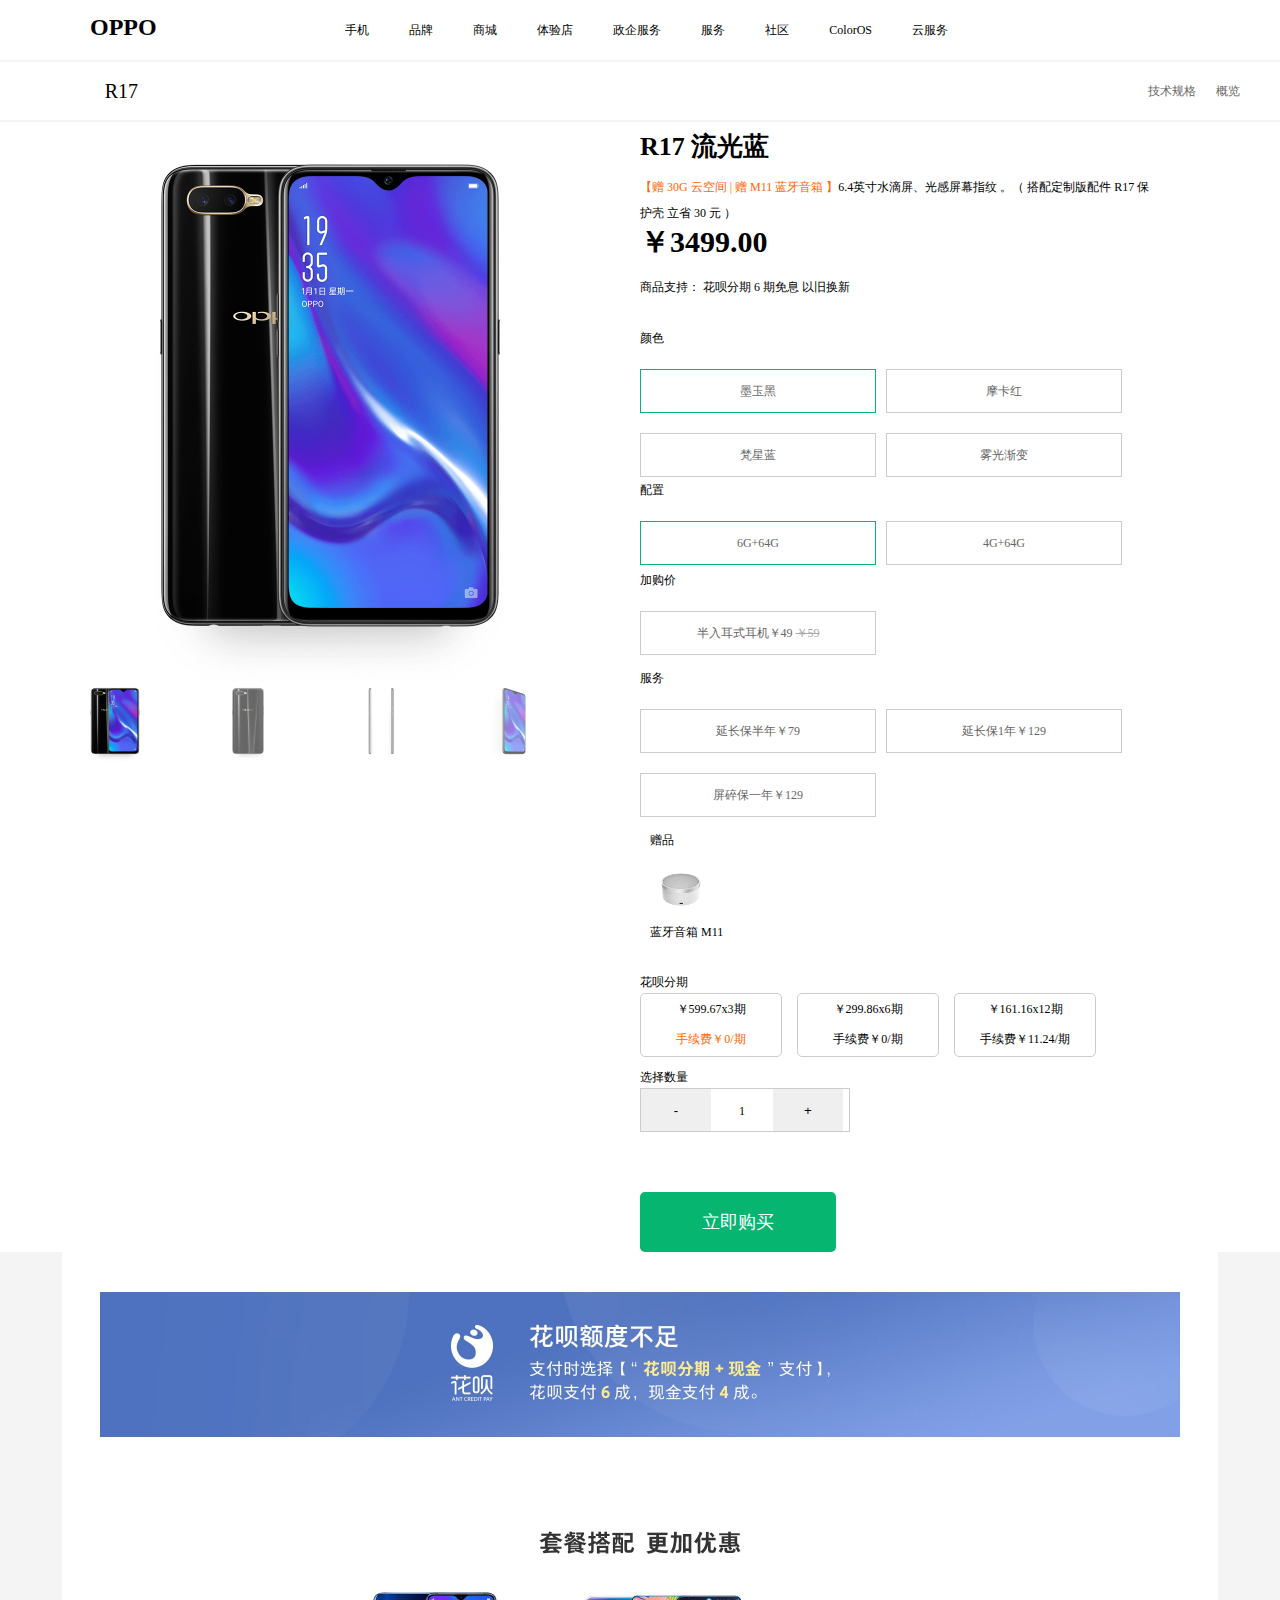
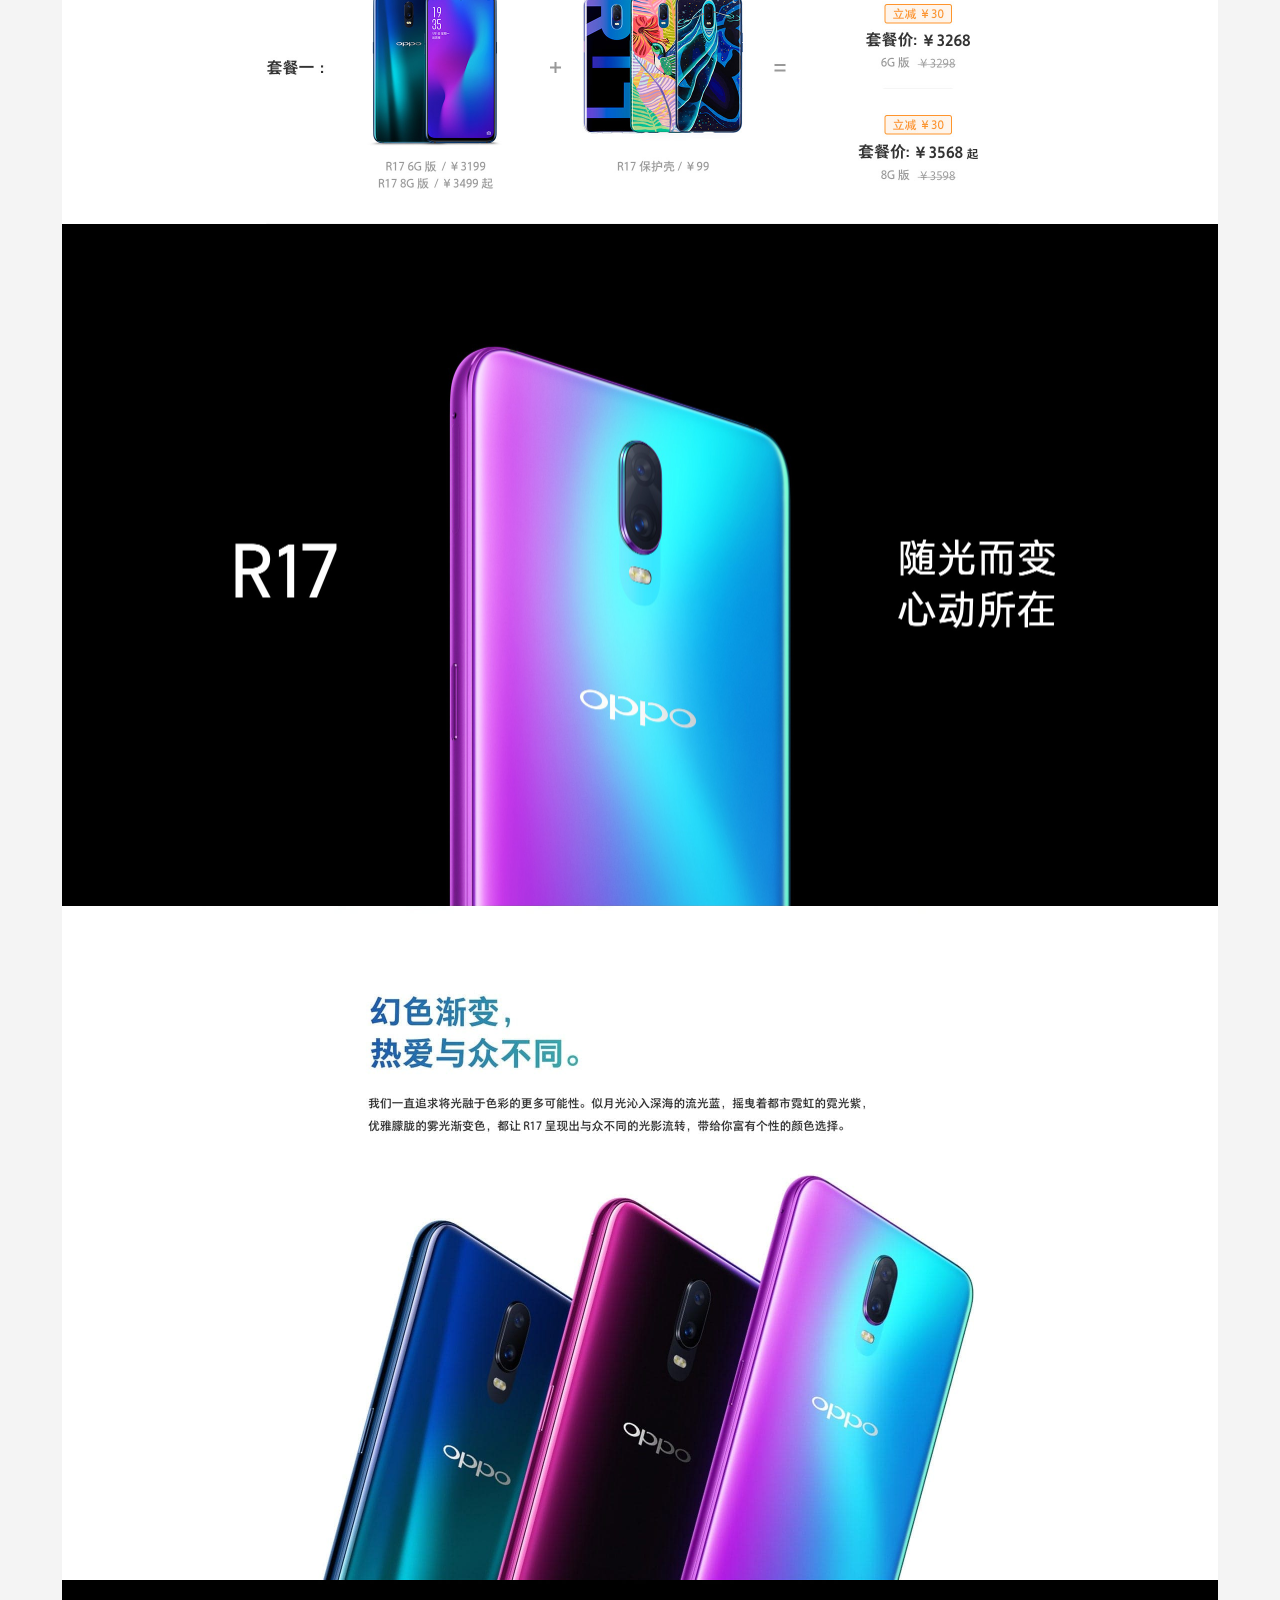
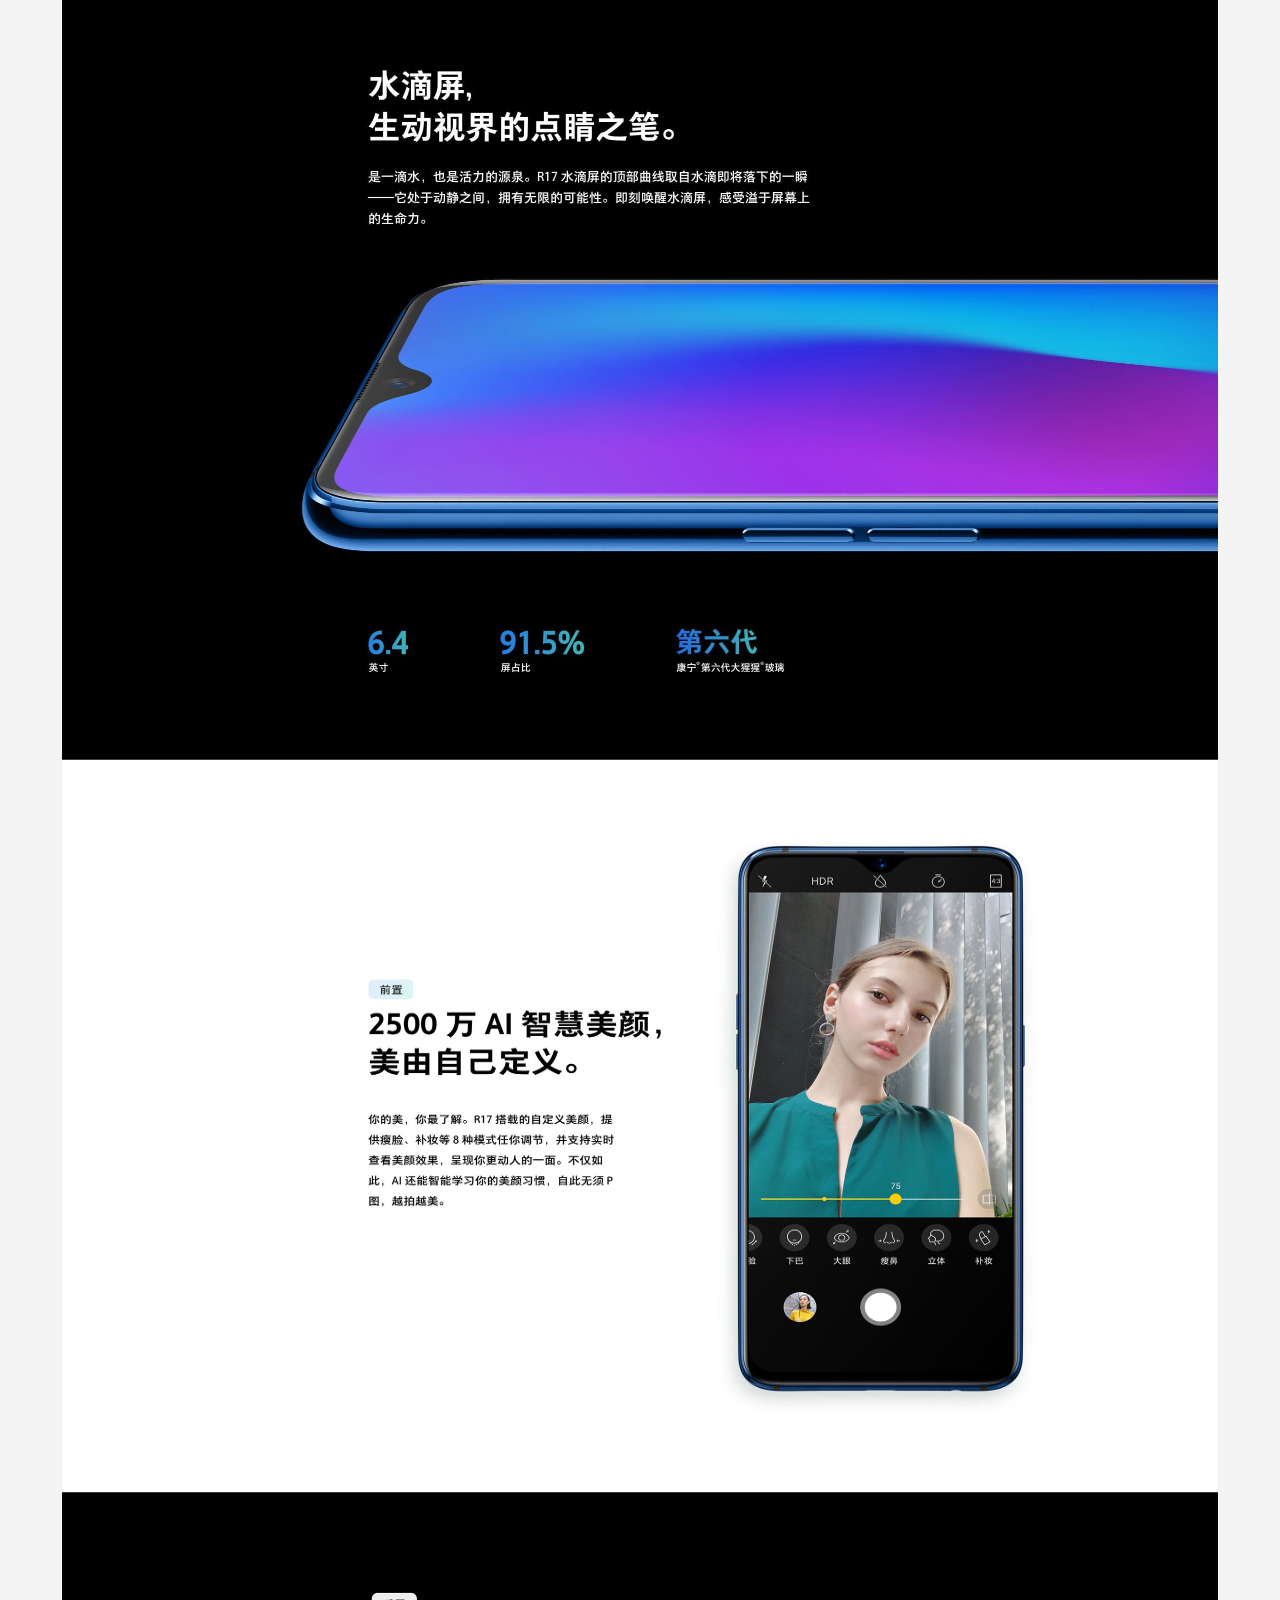
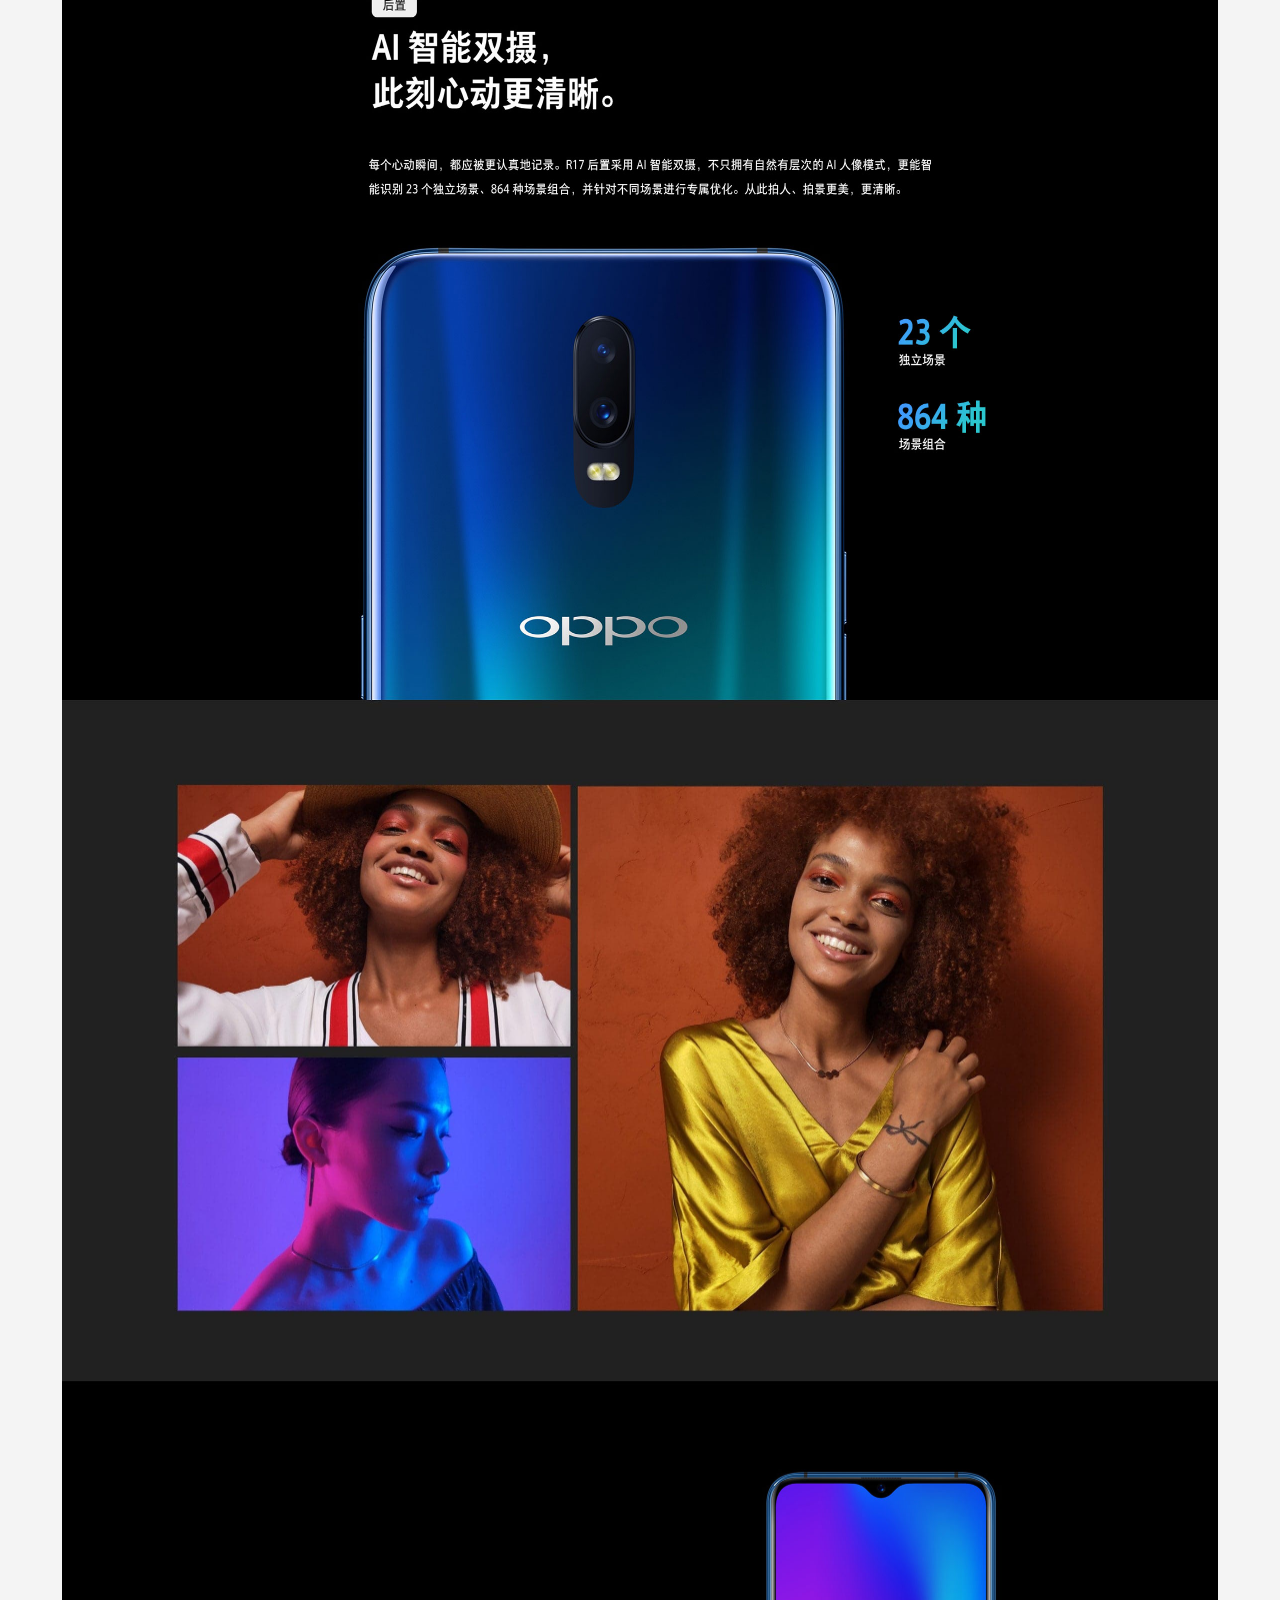
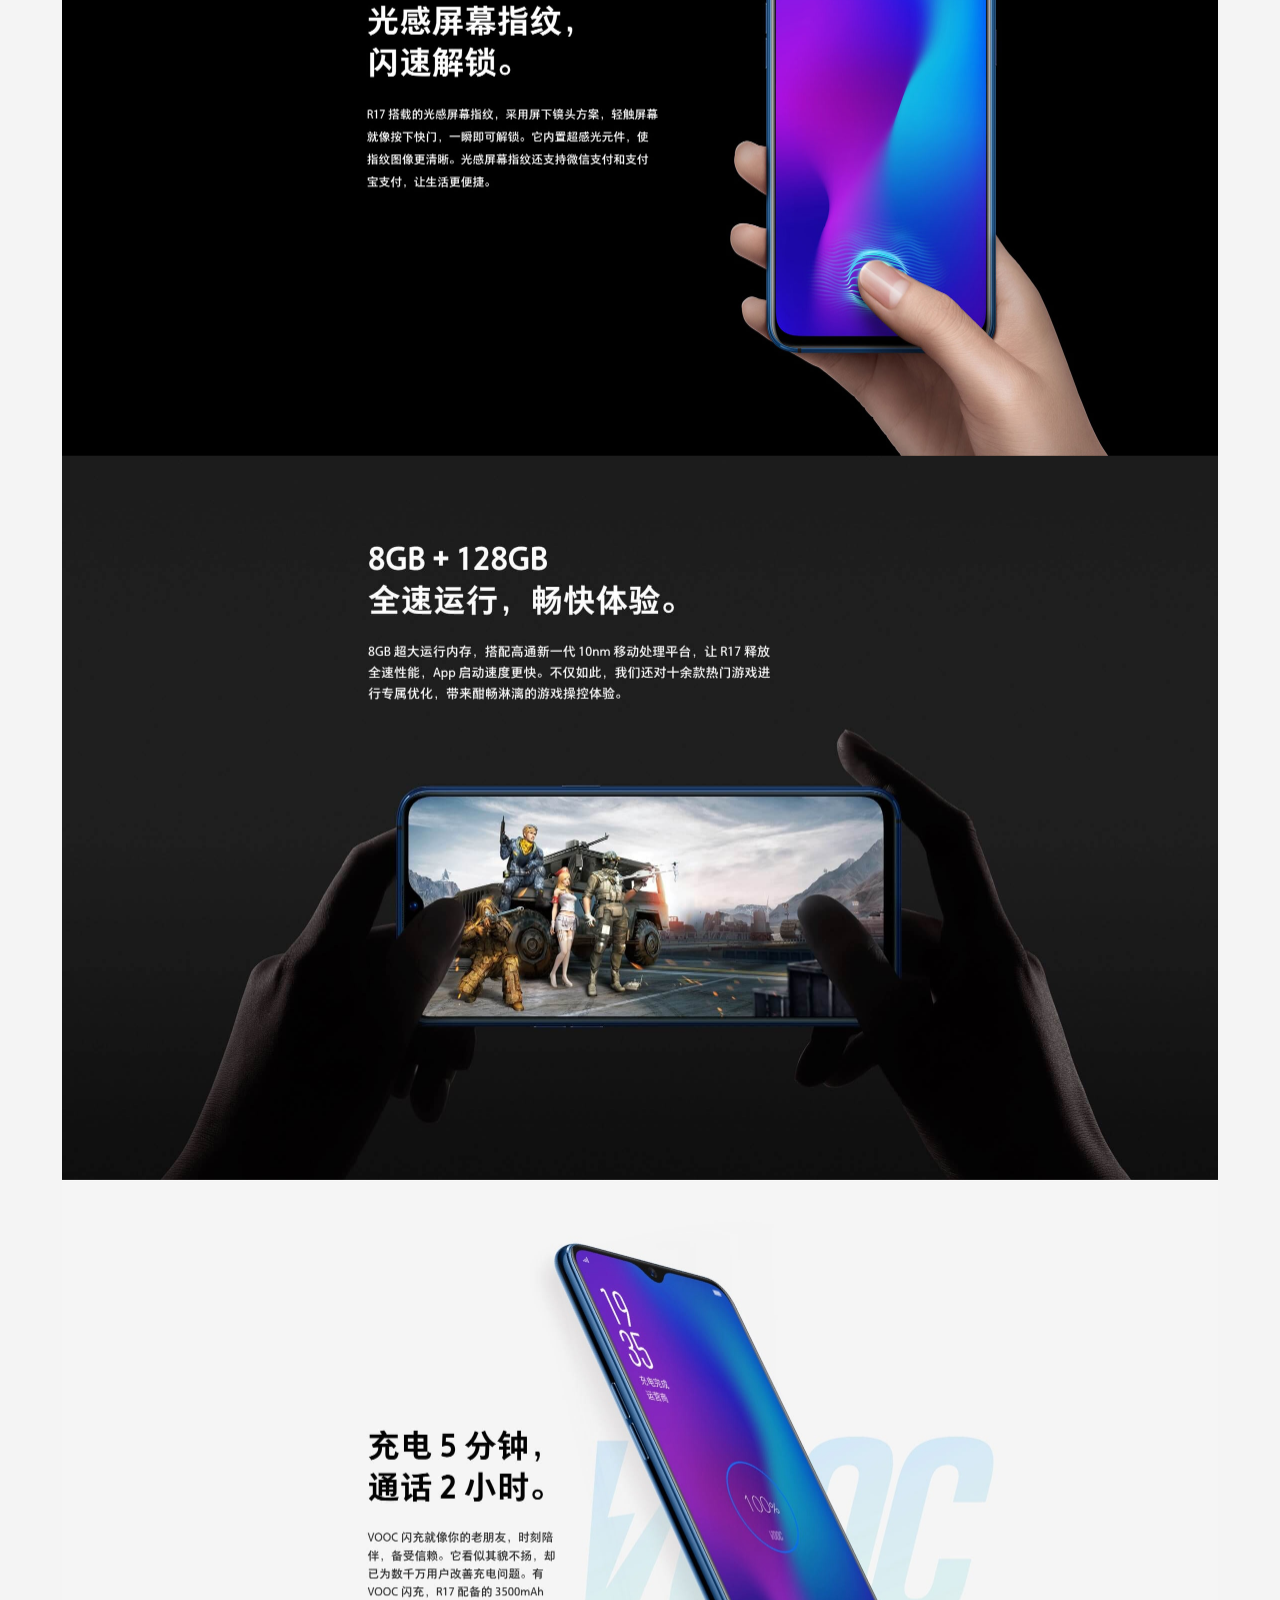
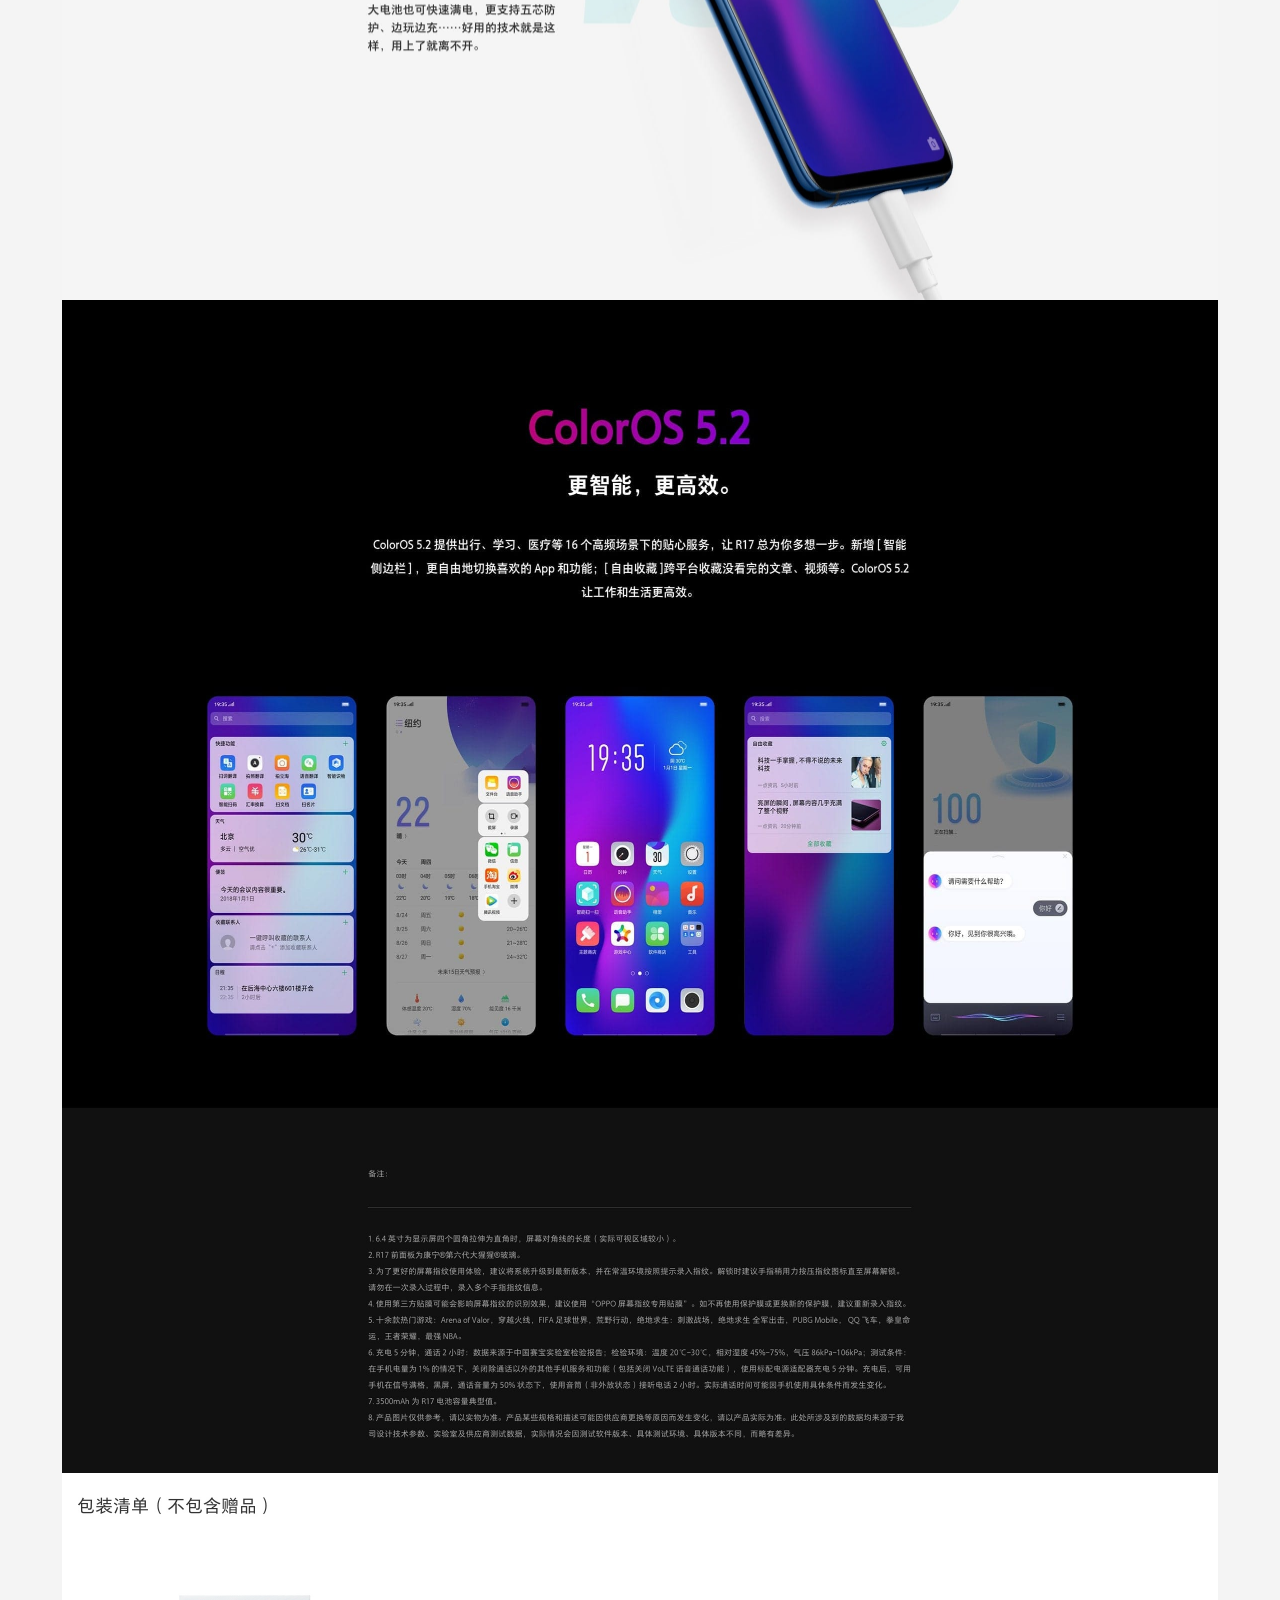
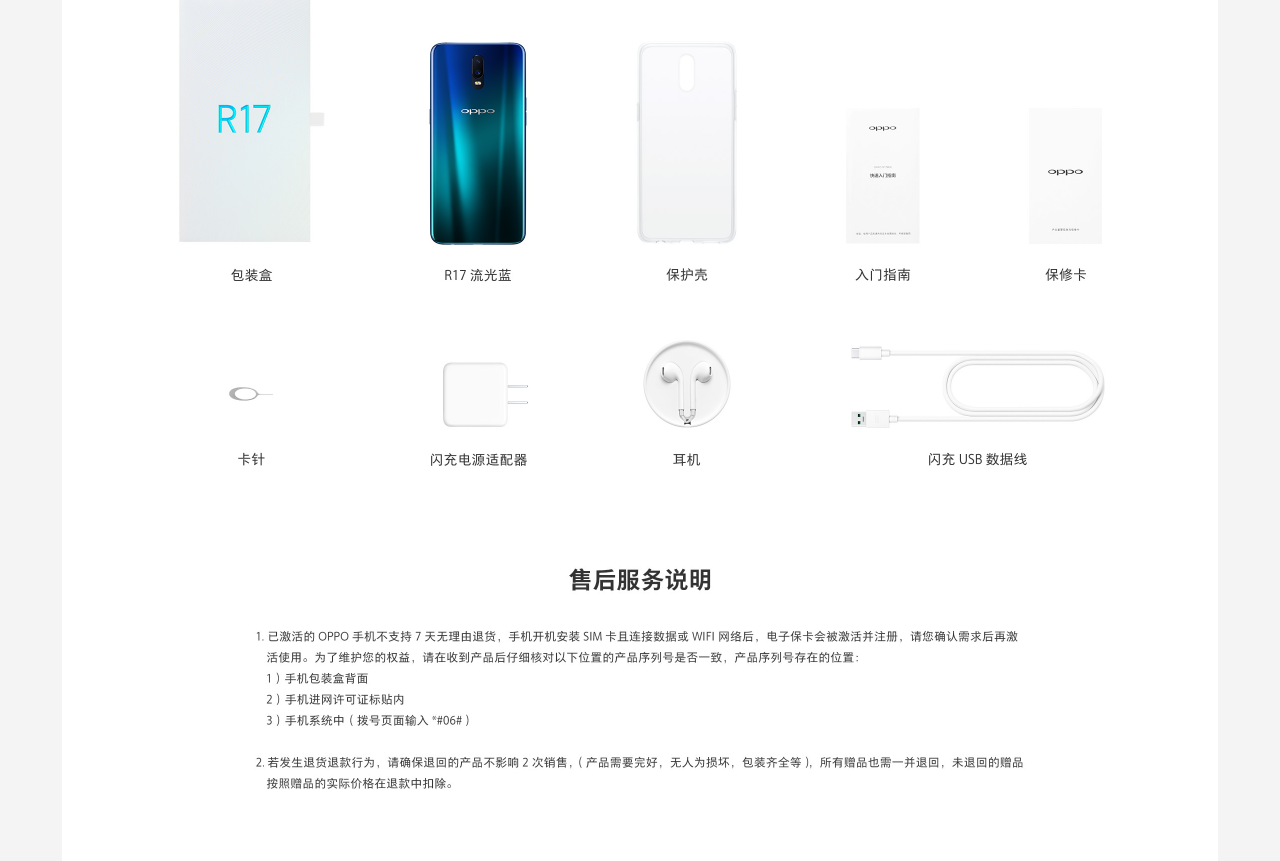
<file: html/detail.html>
<!DOCTYPE html>
<html>
	<head>
		<meta charset="utf-8">
		<title>【OPPO手机官网商城详情】</title>
		<link rel="stylesheet" type="text/css" href="../font/iconfont.css">
		<link rel="stylesheet" href="../css/head.css"/>
		
		<link rel="stylesheet" type="text/css" href="../css/shop.css">
		<link rel="stylesheet" type="text/css" href="../css/footer.css">
		<link rel="stylesheet" type="text/css" href="../css/goodsdetail.css">
	</head>
	<body>
<header id="head">
	<div class="w">
	<h1 id="logo" style="margin-top: 16px;">
		OPPO
	</h1>
	<ul>
		<li  id="firstli"><a href="../index.html">手机</a></li><li><a href="about.html">品牌</a></li><li><a href="shop.html">商城</a></li><li><a href="#">体验店</a></li><li><a href="javascript:;">政企服务</a></li><li><a href="javascript:;">服务</a></li><li><a href="javascript:;">社区</a></li><li><a href="javascript:;">ColorOS</a></li><li><a href="javascript:;">云服务</a></li>
	</ul>
	<i class="iconfont icon-gouwudaiweikong"></i>
	</div>
	<div id="phone">
		<dl>
			<div class="l">

				<dt>
					<img src="../images/dtbg.png">
				</dt>
			</div>
				
			<dd>
				<img src="../images/0.jpg">
				<img src="../images/0.1.png">
				<span>K1</span>
			</dd>
			<dd>
				<img src="../images/1.jpg">
				<img src="../images/1.1.png">
				<span>R17</span>
			</dd>
			<dd>
				<img src="../images/2.jpg">
				<img src="../images/2.1.png">
				<span>Find X</span>
			</dd>
			<dd>
				<img src="../images/3.jpg">
				<img src="../images/3.1.png">
				<span>R15</span>
			</dd>
			<dd>
				<img src="../images/4.jpg" alt="">
				<img src="../images/4.1.png" alt="">
				<span>A7</span>
			</dd>
			<dd>
				<img src="../images/5.jpg" alt="">
				<img src="../images/5.1.png" alt="">
				<span>A7x</span>
			</dd>
			<dd>
				<img src="../images/6.jpg" alt="">
				<img src="../images/6.1.png" alt="">
				<span>A5</span>
			</dd>
			<dd>
				<img src="../images/7.png" alt="">
				<img src="../images/7.1.png" alt="">
				<span>A1</span>
			</dd>
		</dl>
	</div>
</header>
<div id="pi-navigation">
	<h2>R17</h2>
	<span>概览</span>
	<span>技术规格</span>
</div>
<div id="welcomeBox" style="display: none;">
	欢迎您：<span id="usernameSpan"></span>
	<input id="btnOut" type="button" value="注销" />
</div>
<section class="SHOP">
	<div class="lefts">
		<div class="bigImg">
			<img src="../images/goodsp11.png"  class="bigImgs">
		</div>
		<ul id="changeImg">
			<li class="liImg">
				<img src="../images/goodsp11.png" class="img">
			</li>
			<li class="liImg">
				<img src="../images/goodsp22.png" class="img">
			</li>
			<li class="liImg">
				<img src="../images/goodsp33.png" class="img">
			</li>
			<li class="liImg">
				<img src="../images/goodsp44.png" class="img">
			</li>
		</ul>
	</div>
<div class="message">
	<div class="rights">
		<h2>R17 流光蓝 </h2>
		<p><span>【赠 30G 云空间 | 赠 M11 蓝牙音箱 】</span>6.4英寸水滴屏、光感屏幕指纹 。（ 搭配定制版配件 R17 保护壳 立省 30 元 ）</p>
		<h3 class="money">￥3499.00</h3>
		<span>商品支持：  </span>
		<span>花呗分期 6 期免息</span>
		<span>以旧换新</span>
	</div>
	<section class="product-config">
		<p>颜色</p>
		<a class="fBlue phoneColor" style="border:1px solid #05b570;">墨玉黑</a>
		<a class="mRed  phoneColor" href="javascript:;">摩卡红</a>
		<a class="yGreen  phoneColor" href="javascript:;">梵星蓝</a>
		<a class="mBlack  phoneColor" href="javascript:;">雾光渐变</a>
	</section>
	<section class="product-config peizhi">
		<p>配置</p>
		<a href="javascript:;" class="config" style="border: 1px solid #05b570;">6G+64G</a>
		<a href="javascript:;" class="config" >4G+64G</a>
	</section>
	<section class="product-config addshopping">
		<p>加购价</p>
		<a href="javascript:;" class="eaer">半入耳式耳机￥49 <span style="text-decoration: line-through;color: #aaa"> ￥59</span></a>
	</section>
	<section class="product-config">
		<p>服务</p>
		<a href="javascript:;" class="serve">延长保半年￥79</a>
		<a href="javascript:;" class="serve">延长保1年￥129</a>
		<a href="javascript:;" class="serve">屏碎保一年￥129</a>
	</section>
	<section class="product-config  send">
		<p>赠品</p>
		<img src="../images/M11.png" class="M11">
		<p>蓝牙音箱 M11</p>
	</section>
	<section class="product-config fenqi">
		<p>花呗分期</p>
		<ul>
			<li class="pay">
				<span>￥599.67x3期</span><br>
				<span style="color: #f60;">手续费￥0/期</span>
			</li>
			<li class="pay">
				<span>￥299.86x6期</span><br>
				<span>手续费￥0/期</span>
			</li>
			<li class="pay">
				<span>￥161.16x12期</span><br>
				<span>手续费￥11.24/期</span>
			</li>
		</ul>
	</section>
	<aside>
		<p>选择数量</p>
	<div class="count">
		<input type="button" name="" value="-">
		<span style="width: 56px;display: inline-block;height: 42px;line-height: 42px;text-align: center;">1</span>
		<input type="button" name="" value="+">
	</div>
	</aside>
	<p id="buy"><a href="reg.html">立即购买</a></p>
</div>
</section>
<div class="list">
<img src="../images/huabei.jpg" class="huabei">
<img src="../images/taocan.jpg" class="taocan">
<img src="../images/r17.jpg" class="r17">
<img src="../images/jianbian.jpg" class="jianbian">
<img src="../images/water.jpg" class="water">
<img src="../images/free.jpg" class="free">
<img src="../images/love.jpg" class="love">
<img src="../images/photo.jpg" class="photo">
<img src="../images/photo1.jpg" class="photo1">
<img src="../images/games.jpg" class="games">
<img src="../images/shanchong.jpg" class="shanchong">
<img src="../images/zhineng.jpg" class="zhineng">
<img src="../images/beizhu.jpg" class="beizhu">
<img src="../images/shoplist.jpg" class="shoplist">
<img src="../images/shouhou.jpg" class="shouhou">
</div>
</body>
</html>
<script type="text/javascript" src="../js/cookieTools.js"></script>
<script type="text/javascript" src="../js/index.js"></script>
<script type="text/javascript" src="../js/detail.js"></script>
</file>
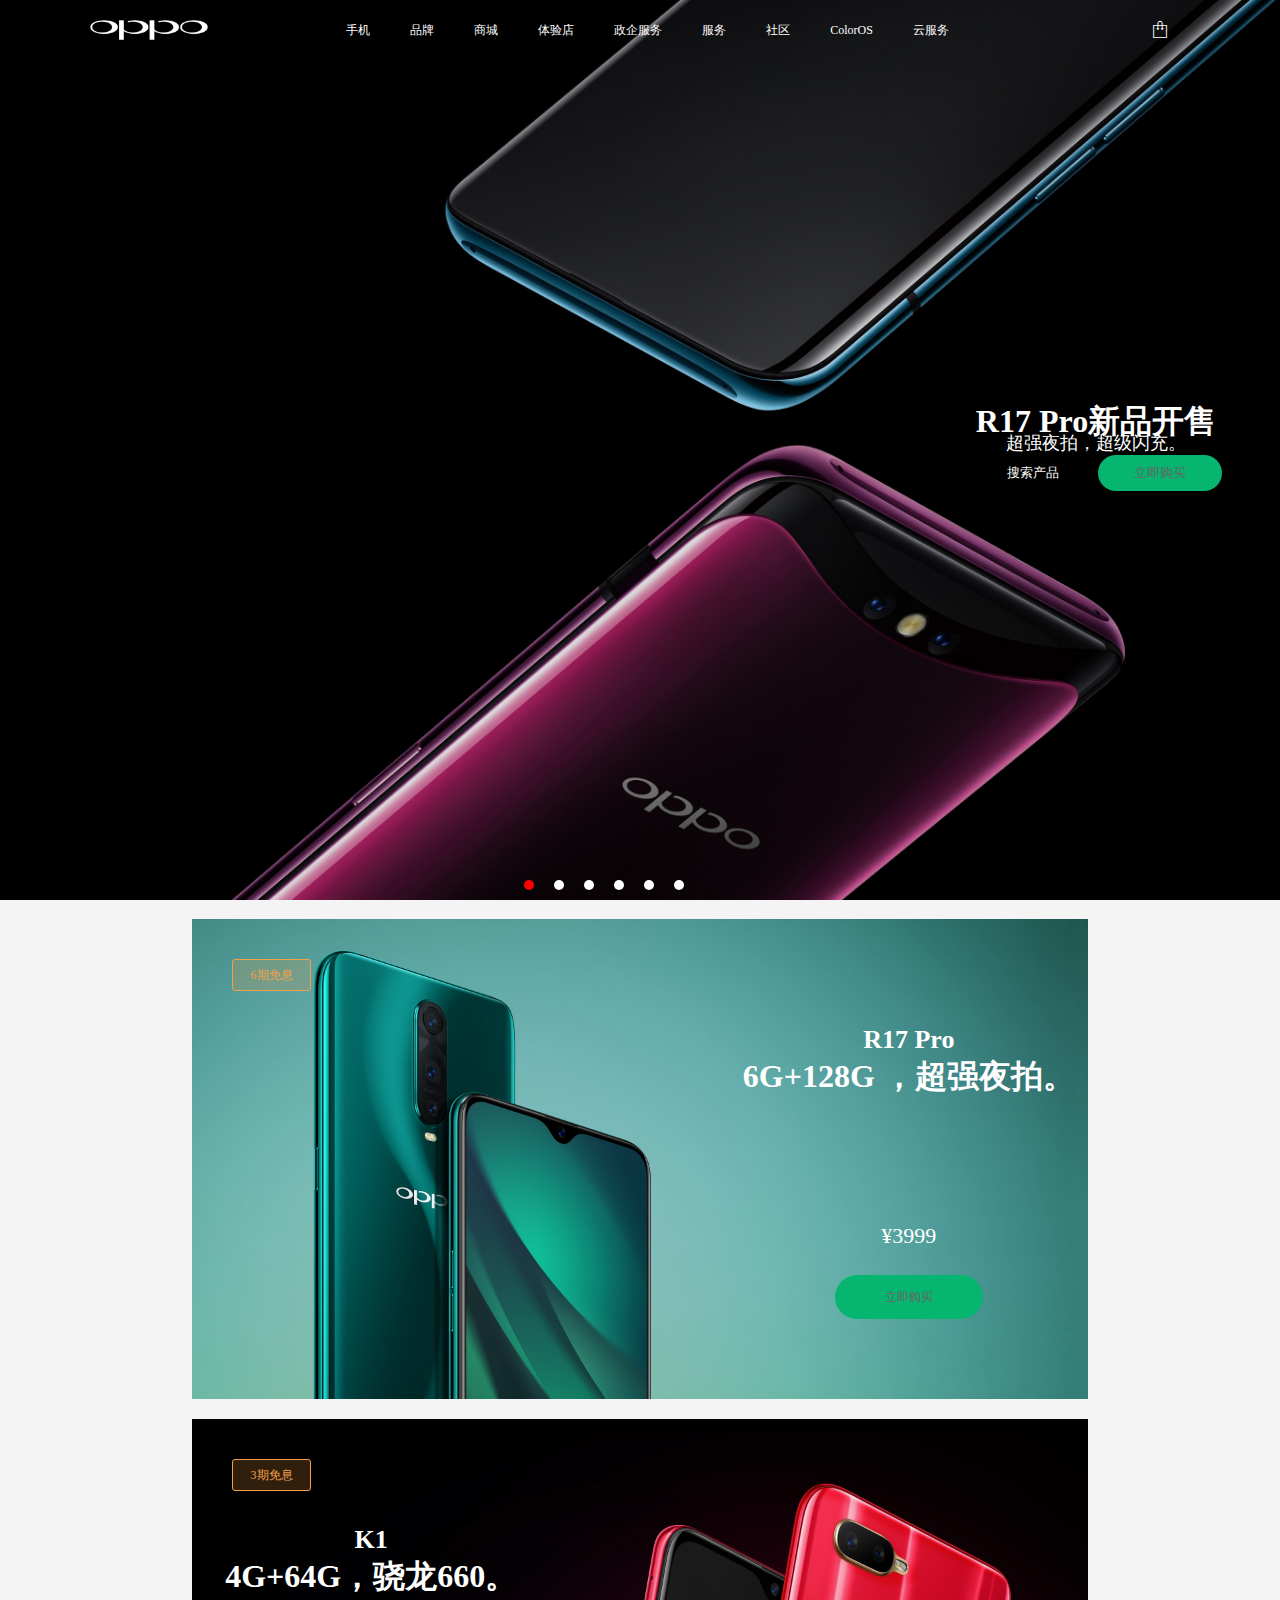
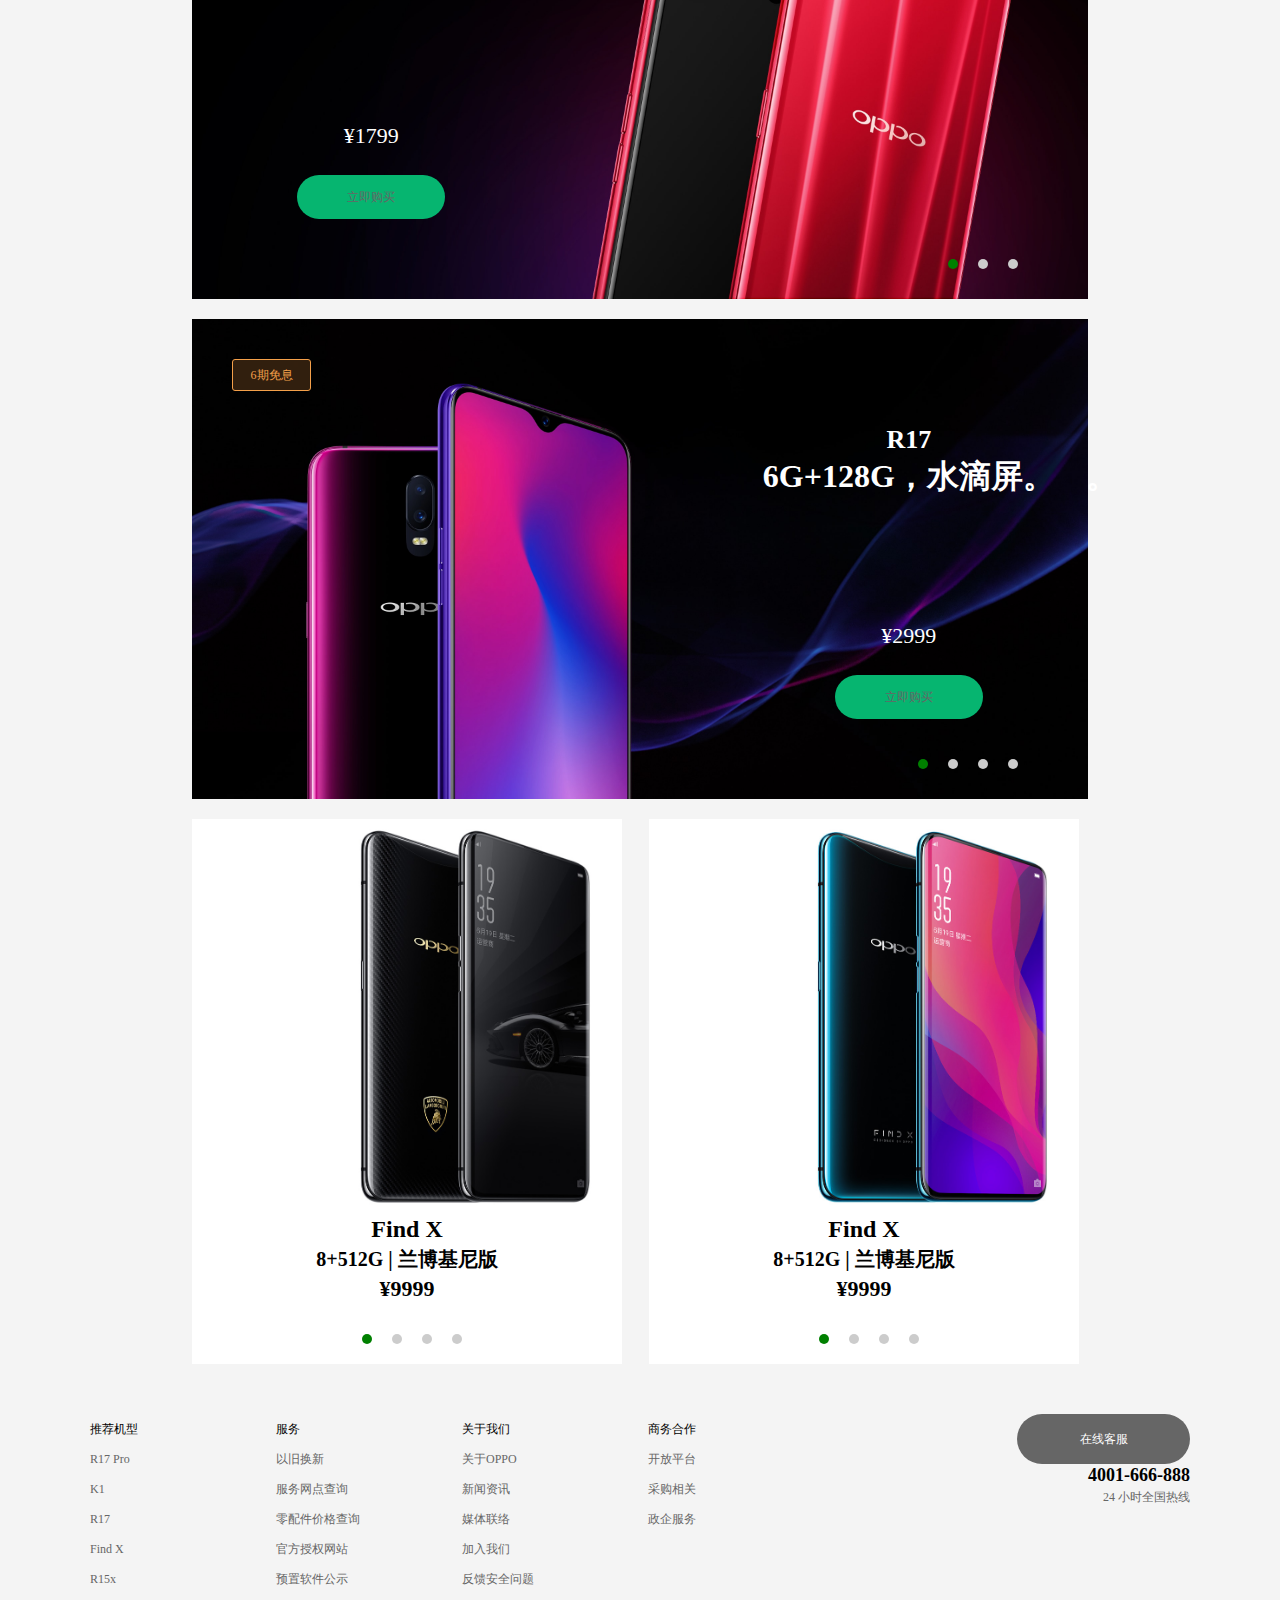
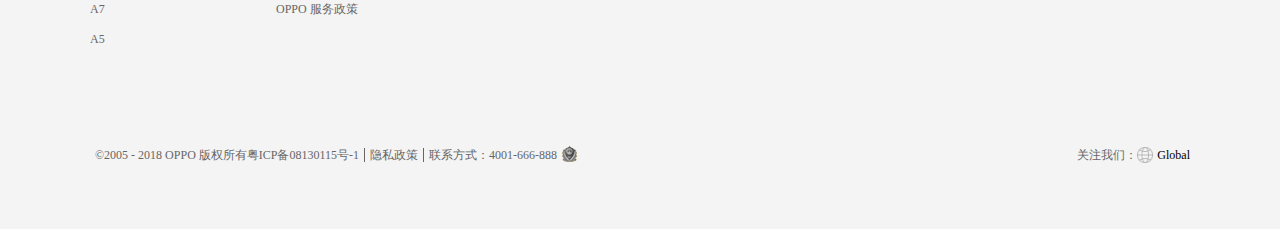
<file: html/shop.html>
<!DOCTYPE html>
<html>
	<head>
		<meta charset="utf-8">
		<title>【OPPO手机官网商城】</title>
		<link rel="stylesheet" type="text/css" href="../font/iconfont.css">
		<link rel="stylesheet" href="../css/head.css"/>
		<link rel="stylesheet" type="text/css" href="../css/footer.css">
		<link rel="stylesheet" type="text/css" href="../css/shop.css">
	</head>
	<body>
<header id="head">
	<div class="w">
	<h1 id="logo">
		<img src="../images/logo.png"/>
	</h1>
	<ul>
		<li  id="firstli"><a href="#">手机</a></li><li><a href="about.html">品牌</a></li><li><a href="shop.html">商城</a></li><li><a href="#">体验店</a></li><li><a href="#">政企服务</a></li><li><a href="#">服务</a></li><li><a href="#">社区</a></li><li><a href="#">ColorOS</a></li><li><a href="#">云服务</a></li>
	</ul>
	<i class="iconfont icon-gouwudaiweikong"></i>
	</div>
	<div id="phone">
		<dl>
			<div class="l">

				<dt><img src="../images/dtbg.png"></dt>
			</div>
				
			<dd>
				<img src="../images/0.jpg" alt="">
				<img src="../images/0.1.png" alt="">
				<span>K1</span>
			</dd>
			<dd>
				<img src="../images/1.jpg" alt="">
				<img src="../images/1.1.png" alt="">
				<span>R17</span>
			</dd>
			<dd>
				<img src="../images/2.jpg" alt="">
				<img src="../images/2.1.png" alt="">
				<span>Find X</span>
			</dd>
			<dd>
				<img src="../images/3.jpg" alt="">
				<img src="../images/3.1.png" alt="">
				<span>R15</span>
			</dd>
			<dd>
				<img src="../images/4.jpg" alt="">
				<img src="../images/4.1.png" alt="">
				<span>A7</span>
			</dd>
			<dd>
				<img src="../images/5.jpg" alt="">
				<img src="../images/5.1.png" alt="">
				<span>A7x</span>
			</dd>
			<dd>
				<img src="../images/6.jpg" alt="">
				<img src="../images/6.1.png" alt="">
				<span>A5</span>
			</dd>
			<dd>
				<img src="../images/7.png" alt="">
				<img src="../images/7.1.png" alt="">
				<span>A1</span>
			</dd>
		</dl>
	</div>
</header>
<div id="banner">
	<div id="b1">
		<div  class="text texts bak">
			<h2>R17 Pro新品开售</h2>
			<p>超强夜拍，超级闪充。</p>
			<span class="btn1">搜索产品</span>
			<span class="btn2"><a href="detail.html">立即购买</a></span>
		</div>
	</div>
	<div id="b2">
		<div  class="text  texts">
		<h2 class="one">OPPO K1</h2>
		<p>晓龙660，前置2500万。</p>
		<span class="btn1">搜索产品</span>
		<span class="btn2"><a href="detail.html">立即购买</a></span>
		</div>
	</div>
	<div id="b3">
		<div class="text  texts bak">
		<h2>OPPO R15x</h2>
		<p>3D凝光机身，前置2500万。</p>
		<span class="btn2"><a href="detail.html">立即购买</a></span>
		</div>
	</div>
	<div id="b4">
		<div  class="text  texts">
		<h2>OPPO R17</h2>
		<p>随光而变，心动所在。</p>
		<span class="btn1">搜索产品</span>
		<span class="btn2"><a href="detail.html">立即购买</a></span>
		</div>
	</div>
	<div id="b5">
		<div  class="text  textp">
		<h2 class="one">Find X</h2>
		<p>超凡一体，未来旗舰。</p>
		<span class="btn1">搜索产品</span>
		<span class="btn2"><a href="detail.html">立即购买</a></span>
		</div>
	</div>
	<div id="b6">
		
	</div>
	<ul style="cursor: pointer;">
		<li></li>
		<li></li>
		<li></li>
		<li></li>
		<li></li>
		<li></li>
	</ul>
</div>
<!-- list -->
<div id="main">
	<div id ="no1">
		<div>
			<p>
				<span>6期免息</span>
			</p>
			<div>
				<h3 >R17 Pro </h3>
				<h4 >8G+128G ，超级闪充。</h4>	
				<p >¥4299</p>
				<p >
					<a href="detail.html">立即购买</a>
				</p>
			</div>
		</div>
		<div>
			<p>
				<span>6期免息</span>
			</p>
			<div>
				<h3>R17 Pro </h3>
				<h4>6G+128G ，超强夜拍。</h4>
				<p>¥3999</p>
				<p>
					<a href="detail.html">立即购买</a>
				</p>
			</div>
		</div>
		<ul>
			<li></li>
			<li></li>
		</ul>
	</div>
	<div id="no2">
		<div class="k1">
			<p>
				<span>3期免息</span>
			</p>
			<div class="black1">
				<h3>K1</h3>
				<h4>6G+64G，前置 2500 万。</h4>
				<p id="aq">¥1799</p>
				<p>
					<a href="detail.html">立即购买</a>
				</p>
			</div>
		</div>
		<div class="k1">
			<p><span>3期免息</span></p>
			<div>
				<h3>K1</h3>
				<h4>6G+64G，光感屏幕指纹。</h4>
				<p>¥1799</p>
				<p>
					<a href="detail.html">立即购买</a>
				</p>
			</div>
		</div>
		<div class="k1">
			<p>
				<span>3期免息</span>
			</p>
			<div>
				<h3>K1</h3>
				<h4>4G+64G，骁龙660。</h4>
				<p>¥1799</p>
				<p>
					<a href="detail.html">立即购买</a>
				</p>
			</div>
		</div>
		<ul>
			<li></li>
			<li></li>
			<li></li>
		</ul>
	</div>
	<div class="no3">
		<div class="r17">
			<p>
				<span>6期免息</span>
			</p>
			<div class="black1">
				<h3>R17</h3>
				<h4>6G+128G，光感屏幕指纹。</h4>
				<p id="as">¥2999</p>
				<p >
					<a href="detail.html">立即购买</a>
				</p>
			</div>
		</div>
		<div class="r17">
			<p>
				<span>6期免息</span>
			</p>
			<div>
				<h3>R17</h3>
				<h4>8G+128G，水滴屏。</h4>
				<p>¥3499</p>
				<p>
					<a href="detail.html">立即购买</a>
				</p>
			</div>
		</div>
		<div class="r17">
			<p>
				<span>6期免息</span>
			</p>
			<div>
				<h3>R17</h3>
				<h4>8G+128G，雾光渐变。</h4>
				<p>¥3599</p>
				<p>
					<a href="detail.html">立即购买</a>
				</p>
			</div>
		</div>
		<div class="r17">
			<p>
				<span>6期免息</span>
			</p>
			<div>
				<h3>R17</h3>
				<h4>6G+128G，水滴屏。</h4>
				<p>¥2999</p>
				<p>
					<a href="detail.html">立即购买</a>
				</p>
			</div>
		</div>
		<ul>
			<li></li>
			<li></li>
			<li></li>
			<li></li>
		</ul>
	</div>

</div>
<!-- goods list -->
<div id="boxs">
	<div class="one">
		<dl class="oneA">
			<dt></dt>
			<dd>
				<h3>Find X</h3>
				<h4>8+512G | 兰博基尼版</h4>
				<h5>¥9999</h5>
			</dd>
		</dl>
		<dl class="oneA">
			<dt></dt>
			<dd>
				<h3>Find X</h3>
				<h4>8+512G | 兰博基尼版</h4>
				<h5>¥9999</h5>
			</dd>
		</dl>
		<dl class="oneA">
			<dt></dt>
			<dd>
				<h3>Find X</h3>
				<h4>8+512G | 兰博基尼版</h4>
				<h5>¥9999</h5>
			</dd>
		</dl>
		<dl class="oneA">
			<dt></dt>
			<dd>
				<h3>Find X</h3>
				<h4>8+512G | 兰博基尼版</h4>
				<h5>¥9999</h5>
			</dd>
		</dl>
		<ul class="uls">
			<li></li>
			<li></li>
			<li></li>
			<li></li>
		</ul>
	</div>
	<div class="two">
		<dl class="twoA">
			<dt></dt>
			<dd>
				<h3>Find X</h3>
				<h4>8+512G | 兰博基尼版</h4>
				<h5>¥9999</h5>
			</dd>
		</dl>
		<dl class="twoA">
			<dt></dt>
			<dd>
				<h3>Find X</h3>
				<h4>8+512G | 兰博基尼版</h4>
				<h5>¥9999</h5>
			</dd>
		</dl>
		<dl class="twoA">
			<dt></dt>
			<dd>
				<h3>Find X</h3>
				<h4>8+512G | 兰博基尼版</h4>
				<h5>¥9999</h5>
			</dd>
		</dl>
		<dl class="twoA">
			<dt></dt>
			<dd>
				<h3>Find X</h3>
				<h4>8+512G | 兰博基尼版</h4>
				<h5>¥9999</h5>
			</dd>
		</dl>
		<ul>
			<li></li>
			<li></li>
			<li></li>
			<li></li>
		</ul>
	</div>
</div>
<div id="news">
	<div class="w">
	<ul class="l">
		<li><a href="#">推荐机型</a></li>
		<li><a href="#">R17 Pro</a></li>
		<li><a href="#">K1</a></li>
		<li><a href="#">R17</a></li>
		<li><a href="#">Find X</a></li>
		<li><a href="#">R15x</a></li>
		<li><a href="#">A7</a></li>
		<li><a href="#">A5</a></li>
	</ul>
	<ul class="l">
		<li><a href="#">服务</a></li>
		<li><a href="#">以旧换新</a></li>
		<li><a href="#">服务网点查询</a></li>
		<li><a href="#">零配件价格查询</a></li>
		<li><a href="#">官方授权网站</a></li>
		<li><a href="#">预置软件公示</a></li>
		<li><a href="#">OPPO 服务政策</a></li>
	</ul>
	<ul class="l">
		<li><a href="#">关于我们</a></li>
		<li><a href="#">关于OPPO</a></li>
		<li><a href="#">新闻资讯</a></li>
		<li><a href="#">媒体联络</a></li>
		<li><a href="#">加入我们</a></li>
		<li><a href="#">反馈安全问题</a></li>
	</ul>
	<ul class="l">
		<li><a href="#">商务合作</a></li>
		<li><a href="3">开放平台</a></li>
		<li><a href="#">采购相关</a></li>
		<li><a href="#">政企服务</a></li>
	</ul>
	<div class="r">
		<p><a href="#">在线客服</a></p>
		<p>4001-666-888</p>
		<p>24 小时全国热线</p>
	</div>
</div>
</div>
<footer>
	<div class="w">
	<ul class="l">
		<li class="l"><a href="">&copy2005 - 2018 OPPO 版权所有粤ICP备08130115号-1</a></li>
		<li class="l">
			<a href="#"> 隐私政策</a>
		</li>
		<li class="l">
			<a href="3"> 联系方式：4001-666-888 </a>
		</li> 
		<li id="last" class="l">
			<a href="#"></a>
		</li>
	</ul>
	<ul class="r"> 
		<li class="l"><a href="#">关注我们：</a></li>
		<li class="l" id="last"><a href=""></a>Global</li>
	</ul>
	</div>
</footer>
</body>
</html>
<script type="text/javascript" src="../js/index.js"></script>
<script type="text/javascript" src="../js/shop.js"></script>
</file>
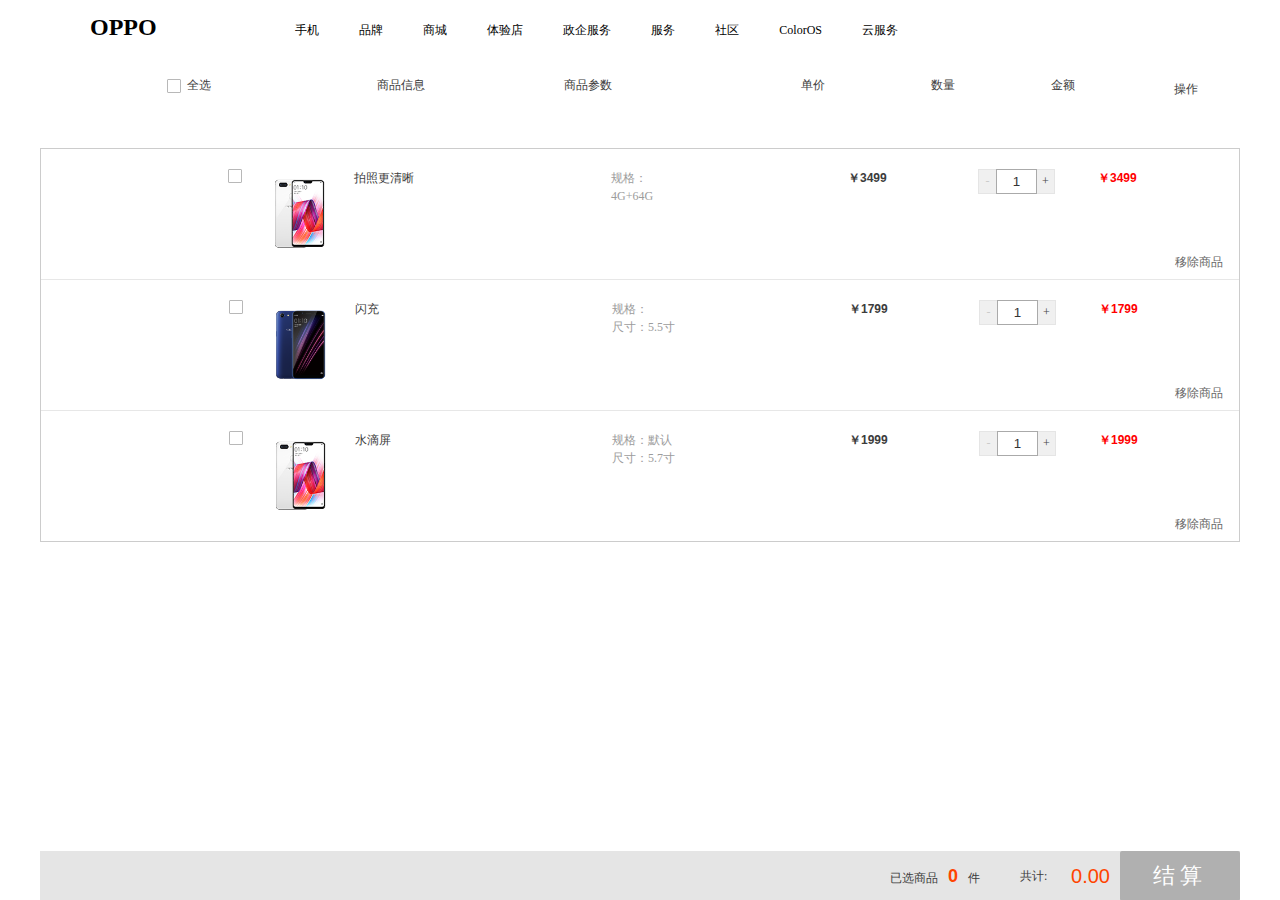
<file: html/shoppingcar.html>
<!DOCTYPE html>
<html>
	<head>
		<meta charset="utf-8">
		<title>【OPPO手机官网商城详情】</title>
		<link rel="stylesheet" type="text/css" href="../font/iconfont.css">
		<link rel="stylesheet" type="text/css" href="../css/head.css"/>
		<link rel="stylesheet" type="text/css" href="../css/footer.css">
		<link rel="stylesheet" type="text/css" href="../css/shoppingcar.css">
	</head>
	<body  style="background:#Fff;">
<header id="head">
	<div class="w">
	<h1 id="logo" style="margin-top: 16px;">
		OPPO
	</h1>
	<ul>
		<li  id="firstli"><a href="../index.html">手机</a></li><li><a href="about.html">品牌</a></li><li><a href="shop.html">商城</a></li><li><a href="#">体验店</a></li><li><a href="javascript:;">政企服务</a></li><li><a href="javascript:;">服务</a></li><li><a href="javascript:;">社区</a></li><li><a href="javascript:;">ColorOS</a></li><li><a href="javascript:;">云服务</a></li>
	</ul>
	<i class="iconfont icon-gouwudaiweikong"></i>
	</div>
	<div id="phone">
		<dl>
			<div class="l">

				<dt>
					<img src="../images/dtbg.png">
				</dt>
			</div>
				
			<dd>
				<img src="../images/0.jpg">
				<img src="../images/0.1.png">
				<span>K1</span>
			</dd>
			<dd>
				<img src="../images/1.jpg">
				<img src="../images/1.1.png">
				<span>R17</span>
			</dd>
			<dd>
				<img src="../images/2.jpg">
				<img src="../images/2.1.png">
				<span>Find X</span>
			</dd>
			<dd>
				<img src="../images/3.jpg">
				<img src="../images/3.1.png">
				<span>R15</span>
			</dd>
			<dd>
				<img src="../images/4.jpg" >
				<img src="../images/4.1.png" >
				<span>A7</span>
			</dd>
			<dd>
				<img src="../images/5.jpg" >
				<img src="../images/5.1.png" >
				<span>A7x</span>
			</dd>
			<dd>
				<img src="../images/6.jpg" >
				<img src="../images/6.1.png" >
				<span>A5</span>
			</dd>
			<dd>
				<img src="../images/7.png" >
				<img src="../images/7.1.png" >
				<span>A1</span>
			</dd>
		</dl>
	</div>
</header>
 <section class="cartMain">
    <div class="cartMain_hd">
        <ul class="order_lists cartTop">
            <li class="list_chk">
                <!--所有商品全选-->
                <input type="checkbox" id="all" class="whole_check">
                <label for="all"></label>
                全选
            </li>
            <li class="list_con">商品信息</li>
            <li class="list_info">商品参数</li>
            <li class="list_price">单价</li>
            <li class="list_amount">数量</li>
            <li class="list_sum">金额</li>
            <li class="list_op">操作</li>
        </ul>
    </div>

    <div class="cartBox">
        <div class="shop_info">
         
        </div>
            <div class="order_content">
                <ul class="order_lists">
                    <li class="list_chk">
                        <input type="checkbox" id="checkbox_2" class="son_check">
                        <label for="checkbox_2"></label>
                    </li>
                    <li class="list_con">
                        <div class="list_img"><a href="javascript:;"><img src="../images/shop1.png" alt=""></a></div>
                        <div class="list_text"><a href="javascript:;">拍照更清晰</a></div>
                    </li>
                    <li class="list_info">
                        <p>规格：</p>
                        <p>4G+64G</p>
                    </li>
                    <li class="list_price">
                        <p class="price">￥3499</p>
                    </li>
                    <li class="list_amount">
                        <div class="amount_box">
                            <a href="javascript:;" class="reduce reSty">-</a>
                            <input type="text" value="1" class="sum">
                            <a href="javascript:;" class="plus">+</a>
                        </div>
                    </li>
                    <li class="list_sum">
                        <p class="sum_price">￥3499</p>
                    </li>
                    <li class="list_op">
                        <p class="del"><a href="javascript:;" class="delBtn">移除商品</a></p>
                    </li>
                </ul>
                <ul class="order_lists">
                    <li class="list_chk">
                        <input type="checkbox" id="checkbox_3" class="son_check">
                        <label for="checkbox_3"></label>
                    </li>
                    <li class="list_con">
                        <div class="list_img"><a href="javascript:;"><img src="../images/shop2.png" alt=""></a></div>
                        <div class="list_text"><a href="javascript:;">闪充</a></div>
                    </li>
                    <li class="list_info">
                        <p>规格：</p>
                        <p>尺寸：5.5寸</p>
                    </li>
                    <li class="list_price">
                        <p class="price">￥1799</p>
                    </li>
                    <li class="list_amount">
                        <div class="amount_box">
                            <a href="javascript:;" class="reduce reSty">-</a>
                            <input type="text" value="1" class="sum">
                            <a href="javascript:;" class="plus">+</a>
                        </div>
                    </li>
                    <li class="list_sum">
                        <p class="sum_price">￥1799</p>
                    </li>
                    <li class="list_op">
                        <p class="del"><a href="javascript:;" class="delBtn">移除商品</a></p>
                    </li>
                </ul>
                <ul class="order_lists">
                    <li class="list_chk">
                        <input type="checkbox" id="checkbox_6" class="son_check">
                        <label for="checkbox_6"></label>
                    </li>
                    <li class="list_con">
                        <div class="list_img"><a href="javascript:;"><img src="../images/shop1.png" alt=""></a></div>
                        <div class="list_text"><a href="javascript:;">水滴屏</a></div>
                    </li>
                    <li class="list_info">
                        <p>规格：默认</p>
                        <p>尺寸：5.7寸</p>
                    </li>
                    <li class="list_price">
                        <p class="price">￥1999</p>
                    </li>
                    <li class="list_amount">
                        <div class="amount_box">
                            <a href="javascript:;" class="reduce reSty">-</a>
                            <input type="text" value="1" class="sum">
                            <a href="javascript:;" class="plus">+</a>
                        </div>
                    </li>
                    <li class="list_sum">
                        <p class="sum_price">￥1999</p>
                    </li>
                    <li class="list_op">
                        <p class="del"><a href="javascript:;" class="delBtn">移除商品</a></p>
                    </li>
                </ul>
            </div>
        </div>
        <!--底部-->
        <div class="bar-wrapper">
            <div class="bar-right">
                <div class="piece">已选商品<strong class="piece_num">0</strong>件</div>
                <div class="totalMoney">共计: <strong class="total_text">0.00</strong></div>
                <div class="calBtn"><a href="javascript:;">结算</a></div>
            </div>
        </div>
    </section>
    <section class="model_bg"></section>
    <section class="my_model">
        <p class="title">删除宝贝<span class="closeModel">X</span></p>
        <p>您确认要删除该宝贝吗？</p>
        <div class="opBtn"><a href="javascript:;" class="dialog-sure">确定</a><a href="javascript:;" class="dialog-close">关闭</a></div>
    </section>
</body>
</html>
<!-- <script type="text/javascript" src="../js/index.js"></script> -->
<script src="../js/jquery.min.js"></script>
<script src="../js/carts.js"></script>
<script type="text/javascript">


	function f(str){//#box .cls  p
    	if(str.charAt(0)=="#"){
    		return document.getElementById(str.substring(1));
    	}else if(str.charAt(0)=="."){
    		return document.getElementsByClassName(str.substring(1));
    	}else{
    		return document.getElementsByTagName(str);
    	}
    }
	f("#firstli").onmouseover = function(){
		f("#phone").style.display="block";
	}
	f("#firstli").onmouseout = function(){
		f("#phone").style.display="none";
	}
	f("#phone").onmouseover = function(){
		f("#phone").style.display="block";
	}
	f("#phone").onmouseout = function(){
		f("#phone").style.display="none";
	}


</script>
</file>
<file: font/iconfont.css>
@font-face {font-family: "iconfont";
  src: url('iconfont.eot?t=1544404132782'); /* IE9*/
  src: url('iconfont.eot?t=1544404132782#iefix') format('embedded-opentype'), /* IE6-IE8 */
  url('[data-uri]') format('woff'),
  url('iconfont.ttf?t=1544404132782') format('truetype'), /* chrome, firefox, opera, Safari, Android, iOS 4.2+*/
  url('iconfont.svg?t=1544404132782#iconfont') format('svg'); /* iOS 4.1- */
}

.iconfont {
  font-family:"iconfont" !important;
  font-style:normal;
  -webkit-font-smoothing: antialiased;
  -moz-osx-font-smoothing: grayscale;
}

.icon-tianmaoquanguolianbao:before { content: "\f007a"; }

.icon-gouwudaiweikong:before { content: "\e60f"; }

.icon-wuliu:before { content: "\e70d"; }

.icon-ditu2:before { content: "\e649"; }

.icon-shijian:before { content: "\e67b"; }

.icon-changyonglogo30:before { content: "\e717"; }

.icon-zhengpinbaozhang2:before { content: "\e722"; }

.icon-xuanzeanniu:before { content: "\e604"; }

.icon-weixin:before { content: "\e73b"; }

.icon-QQ:before { content: "\e73e"; }

.icon-weibo:before { content: "\e699"; }

.icon-kefuzixunlv:before { content: "\e617"; }

.icon-anniu:before { content: "\e7fb"; }

.icon-zhuanzhang:before { content: "\ef05"; }
</file>
<file: css/head.css>
html,body,ul,li,h1,h2,dl,dt,dd,ul,li,img{margin: 0;padding: 0;}
html,body{height: 100%;}
li{list-style: none;}
a{text-decoration: none;color:#333; }
a:hover{color: rgba(255,255,255,0.6);}
body{font:normal 12px/22px 宋体;  }
img{ border:0;  }
html { overflow-x: hidden; overflow-y: auto; }
.w{
	width:1100px;
	height: 60px;
	margin: 0 auto;
}
.l{
	float: left;
}
.r{
	float: right;
}
#head{
	height: 60px;
	width: 100%;
	/*position: absolute;*/
	position: relative;
	z-index:20;
}

#head .w h1{
	height: 60px;
	display: inline-block;
	float: left;
	z-index: 20;
}
#head .w h1 img{
	height: 20px;
	margin-top: 20px;
}
#head .w ul{
	float: left;
	width: 80%;
	height:60px ;
	text-align: center;
	
}
#head .w ul li{
	display: inline-block;
	height: 60px;
	line-height:60px;
	margin: 0 20px;
	cursor: pointer;

}
#head .w ul li a{
	color: #fff;
}
#head .w i{
	float: right;
	font-size: 20px;
	height: 60px;
	line-height:60px;
	margin: 0 20px;
	color: #Fff;
}
#firstli:hover #phone{
	display: block;
}
#phone{
	height: 367px;
	width: 100%;
	background: #f2f2f2;
	position: relative;
	display: none;
	z-index: 30;
}
#phone dl{
	height: 283px;
	width: 960px;
	position: absolute;
	left: 0;
	top: 0;
	right: 0;
	bottom: 0;
	margin: auto;

}
#phone dl dt{
	height: 283px;
	width: 370px;
	float: left;
	background:url(../images/N1.jpg)no-repeat;
	background-size: 370px 283px;
	transition: all 2s;
}
#phone dl dt img{
	height: 283px;
	width: 370px;
}
#phone dl dt:hover{
	transform:scale(1.1);
	/*background-size: 385px auto;*/
}
#phone dl dd{
	height: 130px;
	width: 120px;
	background:#fff;
	margin: 10px;
	float: left;
	position: relative;
	top: -10px;
}
dl div{
	overflow: hidden;
	height: 283px;
	width: 370px;
	display: inline-block;
}
#phone dl dd img{
	height: 110px;
	width: 120px;
	position: absolute;
	left: 0;
	top: 0px;
	transition: all 1s;
}
#phone dl dd:hover img:nth-child(1){
	top:2px;
}
#phone dl dd:hover img:nth-child(2){
	top:-2px;
}

#phone dl dd span{
	display: inline-block;
	height: 20px;
	line-height: 20px;
	width: 120px;
	position: absolute;
	left: 0;
	bottom: 0;
	text-align: center;
}
 
#banner{
	height: 91%;
	/*width: 100%;
	overflow: hidden;*/
}
#banner>div{
	width: 100%;
	height: 100%;
	overflow: hidden;
}
.text{
	height:160px;
	width: 400px;
	text-align: center;
	position: relative;
}
.texts{
	left: 70%;
	top: 45%;
}
.textp{
	top: 140px;
	left: 42%;
}
.text h2{
	font-size: 32px;
	margin-top: 5px;
}
.text p{
	font-size: 18px;
}
.text span{
	display: inline-block;
	height: 36px;
	width: 124px;
	border-radius: 18px;
	line-height: 36px;
	text-align: center;
	font-size: 13px;
}
.text .btn2{
	background: #05b570;
	cursor:pointer;
}
.text .btn1{
	border: 1px solid #000;
	height: 34px;
	width: 122px;
	cursor:pointer;
}
#banner>div>.bak{
	color: #fff;
} 
#banner>div:nth-child(1){
	background: url(../images/p1.jpg)no-repeat;
	background-size: cover;
}
#banner>div:nth-child(2){
	background: url(../images/p2.jpg)no-repeat;
	background-size: cover;
}
#banner>div:nth-child(3){
	background: url(../images/p3.jpg)no-repeat;
	background-size: cover;
}
#banner>div:nth-child(4){
	background: url(../images/p4.jpg)no-repeat;
	background-size: cover;
}
#banner>div:nth-child(5){
	background: url(../images/p5.jpg)no-repeat;
	background-size: cover;
}
#banner>div:nth-child(6){
	background: url(../images/s1.jpg)no-repeat;
	background-size: cover;
}
#banner ul{
	position:absolute;
	list-style:none;
	right:45%;
	bottom:10px;
	z-index:2;
}
#banner>div{
	position:absolute;
	left:100%;
	top:0px;
}
#banner>div:nth-child(1){
	left: 0;
}
#banner ul li{
	margin-right:20px;
	width:10px;
	height:10px;
	border-radius:50%;
	background-color:white;
	float:left;

}
#banner ul li:nth-child(1){
	background-color:red;
}

#box{
	height: 607px;
	width: 100%;
}
#box img{
	width: 49%;
	height: 49%;
	margin-bottom:0.1%;
}
#news{
	height: 317px;
}
</file>
<file: css/footer.css>
html,body,ul,li,h1,h2,dl,dt,dd{margin: 0;padding: 0;}
html,body{height: 100%}
li{list-style: none;}
a{text-decoration: none;}
.w{
	width:1100px;
	height: 60px;
	margin: 0 auto;
}
.l{
	float: left;
}
.r{
	float: right;
}
#news{
	height: 317px;
}
#news ul{
	width: 186px;
	margin-top: 50px;
}
#news ul li{
	width: 186px;
	height: 30px;
	line-height: 30px;
}
#news ul li:nth-child(1) a{
	color: #000;
}
#news .r p:nth-child(1){
	height: 50px;
	width: 173px;
	background: #666;
	border-radius: 25px;
	margin-top: 50px;
}
#news .r p:nth-child(1) a{
	display: block;
	height: 50px;
	line-height: 50px;
	color: #fff;
	text-align: center;
}
#news .r p:nth-child(2){
	font-size: 18px;
	color: #000;
	font-weight: 900;
	text-align: right;
} 
#news .r p:nth-child(3){
	font-size: 12px;
	color: #666;
	text-align: right;
} 
footer{
	height: 148px;
}
footer .w ul{
	height: 148px;
	line-height: 148px;
}
footer .w .l li a{
	padding: 0 5px;
}
footer .w .l li:nth-child(1) a{
	border-right: 1px solid #666;
}
footer .w .l li:nth-child(2) a{
	border-right: 1px solid #666;
}
footer .w .l #last{
	/*display: inline-block;*/
	width: 15px;
	background: url(../images/bg.png)no-repeat;
	background-position-Y: 65px;
}
footer .w .l #last:hover{
	width: 15px;
	background: url(../images/bgf.png)no-repeat;
	background-position-Y: 65px;
}
footer .w .r #last{
	background: url(../images/global.png)no-repeat;
	background-position-Y: 66px;
	background-size: 16px 16px;
	padding-left: 20px;
}
a{
	color: #666;
}
a:hover{
	color: #666;
}
</file>
<file: css/about.css>
html,body,ul,li,h1,h2,dl,dt,dd{margin: 0;padding: 0;}
html,body{height: 100%}
li{list-style: none;}
a{text-decoration: none;}
a:hover{color: rgba(255,255,255,0.6);}
#head{
	position: absolute;
	top: 0;
	left: 0;
}
#banner{
	height: 100%;
	width: 100%;
	background: url(../images/about.jpg)no-repeat;
	background-size: cover;
	position: relative;
	top: 0px;
	left: 0px;
}
#banner h2{
	color: #fff;
	line-height: 200px;
	font-size: 52px;
	position: absolute;
	left: 40%;
	top: 40%;
	right: 40%;
	bottom: 40%;
}
#box{
	width: 100%;
	height:2200px;
}
#box div {
	width: 100%;
	height: 470px;
	margin-top: 10px;
	text-align: center;
	padding-top: 70px;
	color: #fff;
}
#box div h2{
	font-size: 30px;
}
#box div a{
	margin-right: 12px;
}
#box div a::after{
	margin-left: 12px;
	content: "";
	display: inline-block;
	height: 0;
	width: 0;
	border-left:7px solid #fff;
	border-top:7px dashed transparent;
	border-bottom:7px dashed transparent;
}

#box div:nth-child(1) a::after{
	border-left:7px solid #333;
	border-top:7px dashed transparent;
	border-bottom:7px dashed transparent;
}
#box div a {
	color: #fff;
}
#box div a:hover {
	color: #333;
}
#box div a:hover a::after{
	border-left:7px solid #333;
}
#box div:nth-child(1){
	background: url(../images/bg1.jpg)no-repeat;
	background-size: cover;
	color: #333;
}
#box div:nth-child(1) a{
	color: #333;
}
#box div:nth-child(2){
	background: url(../images/bg2.jpg)no-repeat;
	background-size: cover;
}
#box div:nth-child(3){
	background: url(../images/bg3.jpg)no-repeat;
	background-size: cover;
}
#box div:nth-child(4){
	background: url(../images/bg4.jpg)no-repeat;
	background-size: cover;
}
</file>
<file: css/shop.css>
html,body,ul,li,h1,h2,dl,dt,dd,h3,h4,h5,p,div,a,input{margin: 0;padding: 0;}
html,body{height: 100%}
body{background: #f4f4f4}
li{list-style: none;}
a{text-decoration: none;}
.l{
	float: left;
}
.r{
	float: right;
}
a:hover{color: rgba(255,255,255,0.6);}
#banner2{
	height: 600px;
	width: 100%;
	overflow: hidden;
}

#main{
	width: 100%;
	background: #f4f4f4;
	overflow: hidden;
}
#no1,#no2,.no3{
	width: 70%;
	height: 480px;
	margin: 20px auto;
	position: relative;
}
#main>div>div{
	width: 100%;
	height: 480px;
	margin: 20px auto;
	position: absolute;
	left: 0;
	top:0;
}
#main div p:nth-child(1){
	width: 100%;
	height: 110px;
}
#main div p:nth-child(1) span{
	display: block;
	width: 77px;
	border: 1px solid #f4a04a;
	height: 30px;
	line-height: 30px;
	background: rgba(246,156,68,.2);
	border-radius: 3px;
	color: #f4a04a;
	position: relative;
	left: 40px;
	top: 40px;
	text-align: center;
}
#main h3{
	height: 26px;
	font-size: 26px;
	color: #fff;
}
#main #no1>div>div{
	width: 40%;
	float: right;
	height: 370px;
	text-align: center;
}
#main #no2>div>div{
	width: 40%;
	float: left;
	height: 370px;
	text-align: center;
}
#main .no3>div>div{
	width: 40%;
	float: right;
	height: 370px;
	text-align: center;
}
#main #no1 p:nth-child(3){
	margin-top: 100px;
	height: 30px;
	vertical-align: bottom;
	font-size: 22px;
	color: #fff;
}
#no2 p:nth-child(3){
	margin-top: 100px;
	height: 30px;
	vertical-align: bottom;
	font-size: 22px;
	color: #fff;
}
.no3 p:nth-child(3){
	margin-top: 100px;
	height: 30px;
	vertical-align: bottom;
	font-size: 22px;
	color: #fff;
}
#main h4{
	white-space: nowrap;
	font-size: 32px;
	height: 60px;
	color: #Fff;
	margin-top: 10px;
}
#main>div>div>div  p:nth-child(4) a{
	display: block;
	height: 44px;
	width: 148px;
	background: #06b570;
	line-height: 44px;
	border-radius: 22px;
	text-align: center;
	margin: 20px auto;
	margin-bottom: 0;

}
#main>div>div>div  p:nth-child(4) a:hover{
	opacity: 0.8;
	color: #fff;
}
#no2 .black1 h3{
	color:#000;
}
#no2 .black1 h4{
	color:#000;
}
#no2 .black1 p{
	color: #000;
}
#no2 ul,.no3 ul,.one ul,.two ul{
	position:absolute;
	list-style:none;
	right:50px;
	bottom:10px;
	z-index:2;
	cursor: pointer;
}
#no2 ul li,.no3 ul li,.one ul li,.two ul li{
	margin-right:20px;
	width:10px;
	height:10px;
	border-radius:50%;
	background-color:#ccc;
	float:left;
}
#no2 ul li:nth-child(1),.no3 ul li:nth-child(1),.one ul li:nth-child(1),.two ul li:nth-child(1){
		background-color:green;
	}	
.no3 .black1 h3{
	color:#000;
}
.no3 .black1 h4{
	color:#000;
}
/*#no3 .black1 p{
	color:#000;
}*/
.no3 .black1 #as{
	color: #000;
}
#no2 .black1 #aq{
	color: #000;
}
#main #no1>div:nth-child(1){
	background: url(../images/l1.1.jpg)no-repeat;
	background-size: cover;
}

#main #no1>div:nth-child(2){
	background: url(../images/l2.1.jpg)no-repeat;
	background-size: cover;
	transition:all 5s;
	opacity: 1
}
#main #no1>div:nth-child(2):hover{
	opacity: 0;
}
#main #no2>div:nth-child(1){
	background: url(../images/l1.2.jpg)no-repeat;
	background-size: cover;
	
}
#main #no2>div:nth-child(2){
	background: url(../images/l2.2.jpg)no-repeat;
	background-size: cover;
	
}
#main #no2>div:nth-child(3){
	background: url(../images/l2.3.jpg)no-repeat;
	background-size: cover;
	
}
#main .no3>div:nth-child(1){
	background: url(../images/l3.1.jpg)no-repeat;
	background-size: cover;
}
#main .no3>div:nth-child(2){
	background: url(../images/l3.2.jpg)no-repeat;
	background-size: cover;
}
#main .no3>div:nth-child(3){
	background: url(../images/l3.3.jpg)no-repeat;
	background-size: cover;
}
#main .no3>div:nth-child(4){
	background: url(../images/l3.4.jpg)no-repeat;
	background-size: cover;
}
/*goodlist*/
#boxs{
	width: 70%;	
	margin: 0 auto;
	height: 565px;	
}
#boxs .one,#boxs .two{
	width: 100%;
	height: 565px;
	margin: 0 auto;
	position: relative;

}
.one ul{
	position: absolute;
	bottom: 20px;
	left: 19%;
	/*z-index: 80;*/
	cursor: pointer;
}
.two ul{
	position: absolute;
	bottom: 20px;
	left: 19%;
	/*z-index: 80;*/
	cursor: pointer;
}
#boxs .two{
	left: 51%;
	top: -565px;
}
.one dl,.two dl{
	height: 545px;
	width: 48%;
	margin-right: 2%;

	float: left;
	background: #fff;
	margin-top: 20px;
	position: absolute;
}

dt{
	height: 395px;
	width: 100%;
}
dd{
	width: 100%;
	height: 150px;
	/*background: #0f0;*/
	text-align: center;
}
dd h3{
	font-size: 24px;
	height: 30px;
	line-height: 30px;
}
dd h4{
	font-size: 20px;
	height: 30px;
	line-height: 30px;
}
dd h5{
	font-size: 22px;
	height: 30px;
	line-height: 30px;
}


.one dl:nth-child(1) dt,.two dl:nth-child(1) dt{
	background: url(../images/g1.jpg)no-repeat;
	background-size: cover;
}
.two dl:nth-child(4) dt{
	background: url(../images/g1.jpg)no-repeat;
	background-size: cover;
}
.one dl:nth-child(2) dt,.two dl:nth-child(2) dt{
	background: url(../images/g2.jpg)no-repeat;
	background-size: cover;
}
.one dl:nth-child(3) dt,.two dl:nth-child(3) dt{
	background: url(../images/g3.jpg)no-repeat;
	background-size: cover;
}
.one dl:nth-child(4) dt{
	background: url(../images/g4.jpg)no-repeat;
	background-size: cover;
}
</file>
<file: css/goodsdetail.css>
html,body,ul,li,h1,h2,dl,dt,dd,h3,h4,h5,p,div,a,input{margin: 0;padding: 0;}
html,body{height: 100%;background: #f4f4f4;}
#head .w ul li a{
	color: #000;

}
img{
	display: block;
}
i{
	color: #000;
}
header{
	height:60px;
	background: #fff;
}
#pi-navigation{
	height: 58px;
	padding-right: 20px;
	margin: 0 auto;
	background: #fff;
	border-top: 2px solid #f4f4f4;
	border-bottom: 2px solid #f4f4f4;
}

#pi-navigation h2{
	color: #000;
	float: left;
	line-height: 58px;
	position: relative;	
	left: -52px;
	font-size: 20px;
	font-weight: 100;
}
#pi-navigation span{
	float: right;
	line-height: 58px;
	margin-right: 20px;
	color: #666;

}
ul{
	margin-left: 50px;
}
ul li{
	display: inline-block;
	margin:  0 25px
}
.SHOP{
	width: 100%;
	background: #Fff;
	position: relative;
	overflow: hidden;
}
.lefts{
	float: left;
	width: 50%;
	/*border: 1px solid #000;*/
	/*position: fixed;*/
}
.bigImg{
	width: 560px;
	height: 560px;
	margin-left: 50px;
}
.bigImg img{
	width: 560px;
	height: 560px;
}
#changeImg{
	width: 560px;
	height: 80px;
	cursor: pointer;
}
#changeImg li{
	opacity: 0.6;
}
#changeImg li:nth-child(1){
	opacity: 1;
}
/*#changeImg:hover{
	opacity: 1;
}*/

#changeImg li img{
	width: 80px;
	height: 80px;
}
#changeImg li:hover{
	opacity: 1;
}
.message{
	float: right;
	width: 50%;
	/*background: #f0f;*/
}
.rights{
	float: left;
	margin-right: 50px;
	width: 512px;
	height: 205px;
}
.rights h2{
	height: 50px;
	line-height: 50px;
	font-size: 26px;
}
.rights p{
	height: 40px;
}
.rights p span{
	color: #f60;
}
.rights h3{
	height: 60px;
	line-height: 60px;
	font-size: 30px;
}

.rights span{
	height: 30px;
	line-height: 30px;
}
.product-config{
	float: left;
height: 152px;
width: 492px;
}
.product-config a{
	display: inline-block;
	width: 234px;
	height: 42px;
	border: 1px solid #ccc;
	margin-top: 20px;
	text-align: center;
	line-height: 42px;
	margin-right: 7px;
	cursor: pointer;
}
.product-config a:hover{
	border: 1px solid #05b570;
}
.peizhi{
	height: 90px;
}
.addshopping{
	height: 98px;
}
.addshopping .eaer{
	border-color: #ccc;
}
.M11{
	width: 42px;
	height: 42px;
	margin-left: 20px;
}
.send p{
	height: 30px;
	margin: 10px;
}
.fenqi {
	height: 95px;
	cursor: pointer;
}
.fenqi ul {
	margin-left: 0;
	width: 100%;
	text-align: center;
}
.fenqi ul li{
/*	display: inline-block;*/
	height: 62px;
	width: 140px;
	border: 1px solid #ccc;
	margin: 0;
	float: left;
	margin-right: 15px;
	border-radius: 5px;
}
.fenqi ul li:hover{
	border: 1px solid #05b570;
}
.fenqi ul li span{
	height:30px;
	width: 158px;
	line-height: 30px;
	text-align: center;
}
aside{
	width: 50%;
}
.count{
	height: 42px;
	width: 208px;
	border:1px solid #ccc;
}
aside input{
	border: none;
	width: 70px;
	height: 42px;
	outline: none;
	cursor: pointer;
}
#buy{
	height: 60px;
	width: 196px;
	background:#05b570;
	border-radius: 5px;
	line-height: 60px;
	text-align: center;
	font-size: 18px;
	margin-top: 60px;
	cursor: pointer;
}
#buy a{
	color: #fff;
}
.list img{
	width: 1156px;
}
.huabei{
	margin: 0 auto;
	overflow: hidden;
	height: 229px;
}
.taocan{
	margin: 0 auto;
	height: 343px;
}
.r17{
	height:682px;
	margin: 0 auto;*/
}
.jianbian{
	height:674px;
	margin: 0 auto;
}
.water{
	height:780px;
	margin: 0 auto;
}
.free{
	height:732px;
	margin: 0 auto;
}
.love{
	height:808px;
	margin: 0 auto;
}
.photo{
	height:681px;
	margin: 0 auto;
}
.photo1{
	height:675px;
	margin: 0 auto;
}
.games{
	height:724px;
	margin: 0 auto;
}
.shanchong{
	height:720px;
	margin: 0 auto;
}
.zhineng{
	height:808px;
	margin: 0 auto;
}
.beizhu{
	height:365px;
	margin: 0 auto;
}
.shoplist{
	height:645px;
	margin: 0 auto;
}
.shouhou{
	height:343px;
	margin: 0 auto;
}
</file>
<file: css/shoppingcar.css>
html,body,ul,li,h1,h2,dl,dt,dd,h3,h4,h5,p,div,a,input{margin: 0;padding: 0;}
html,body{height: 100%;background: #f4f4f4;}
#head .w ul li a{
	color: #000;

}
img{
	display: block;
}
i{
	color: #000;
}
header{
	height:60px;
	background: #fff;
}
#car{
	width: 80%;
	margin: 50px auto;
	background: #fff;

}
.titcar{
	height: 60px;
}
#car img{
	width: 80px;
	height: 80px;
}
.iconfont{
	font-size: 30px;
	color: #666;
	color: #05b570;
}
input[type="checkbox"]{
    display: none;
}
label{
    position: relative;
    display: inline-block;
    z-index: 1;
    border: 1px solid #b8b8b8;
    margin-left: 10px;
    border-radius: 1px;
    width: 12px;
    height: 12px;
    cursor: pointer;
}
label.mark{
    background: url("../images/mark1.png") no-repeat -1px -1px;
}

a:hover{
    color: #ff873e;
    text-decoration: underline;
}



.cartMain{
    position: relative;
    width: 1200px;
    min-width: 1200px;
    max-width: 1200px;
    margin: 0 auto;
    padding: 0px 0px 100px;
    min-height: 210px;
}
/*购物车头部*/
.cartMain_hd{
    width: 100%;
    height: 50px;
    line-height: 50px;
    color: #3c3c3c;
}
.cartMain_hd .cartTop{
    height: 50px;
}
.cartMain_hd .cartTop .list_chk{
    width: 80px;
    text-indent: 30px;
}
.cartMain_hd .cartTop .list_con{
    width: 312px;
}
.cartMain_hd .cartTop .list_chk label{
    position: absolute;
    left: 10px;
    top:19px;
    margin: 0;
}
.cartMain_hd .cartTop .list_info{
    padding: 0;
    text-indent: 15px;
}
.cartMain_hd .cartTop .list_con{
    text-indent: 140px;
}


.cartBox{
    width: 100%;
    margin-bottom: 15px;
}
.cartBox .shop_info{
    position: relative;
    width: 100%;
    height: 38px;
    background-color: #fff;
    line-height: 38px;
    vertical-align: baseline;
}
.cartBox .shop_info .all_check{
    position: relative;
    float: left;
    width: 30px;
    height: 38px;
}

.cartBox .shop_info .all_check input[type="checkbox"]{
    position: absolute;
    z-index: 0;
    left: -20px;
    top: -20px;
}
.cartBox .shop_info .all_check .shop{
    position: absolute;
    top:13px;
}
.cartBox .shop_info .shop_name{
    float: left;
}



/*商品列表*/
.cartBox .order_content{
    border: 1px solid #ccc;
}
.cartBox .order_content a{
    display: block;
}
.order_lists{
    width: 100%;
    height: 130px;
    border-bottom: 1px solid #e7e7e7;
}
.order_lists:last-child{
    border-bottom: none;
}
.order_lists li{
    float: left;
    height: 100%;
}

.order_lists .list_chk{
    position: relative;
    width: 50px;
}
.order_lists .list_chk input[type="checkbox"]{
    position: absolute;
    z-index: 0;
    left: -20px;
    top: -20px;
}
.order_lists .list_chk label{
    margin: 20px 0 0 24px;
}

.order_lists .list_con{
    width: 342px;
}
.order_lists .list_con .list_img{
    width: 90px;
    height: 90px;
    margin-top: 20px;
    float: left;
}
.order_lists .list_con .list_img img{
    width: 100%;
    vertical-align: top;
}
.order_lists .list_con .list_text{
    margin: 20px 0 0 10px;
    line-height: 18px;
    width: 200px;
    float: left;
}
.order_lists .list_con .list_text a{
    color: #3c3c3c;
}
.order_lists .list_con .list_text a:hover{
    color: #ff873e;
    text-decoration: underline;
}

.order_lists .list_info{
    width: 252px;
    box-sizing: border-box;
    padding: 20px 0;
}
.order_lists .list_info p{
    color: #9c9c9c;
    line-height: 18px;
    margin-left: 15px;
}
.order_lists .list_price{
    width: 130px;
}
.order_lists .list_price .price{
    margin-top: 20px;
    line-height: 18px;
    font-family: Verdana,Tahoma,arial;
    color: #3c3c3c;
    font-weight: bold;
}
.order_lists .list_amount{
    width: 120px;
}
.order_lists .list_amount .amount_box{
    margin-top: 20px;
    width: 77px;
    height: 25px;
    position: relative;
}
.order_lists .list_amount .amount_box input{
    width: 39px;
    height: 15px;
    line-height: 15px;
    border: 1px solid #aaa;
    color: #343434;
    text-align: center;
    padding: 4px 0;
    background-color: #fff;
    z-index: 2;
    position: absolute;
    left: 18px;
    float: left;
}
.order_lists .list_amount .amount_box a{
    float: left;
    height: 23px;
    width: 17px;
    border: 1px solid #e5e5e5;
    background: #f0f0f0;
    text-align: center;
    line-height: 23px;
    color: #444;
    position: absolute;
    top:0;
}
.order_lists .list_amount .amount_box a:hover{
    border-color: #ff873e;
    text-decoration: none;
    color: #ff873e;
    z-index: 3;
}

.order_lists .list_amount .amount_box .reduce{
    left: 0;
}

.order_lists .list_amount .amount_box .reSty{
    color: #cbcbcb;
}
.order_lists .list_amount .amount_box .reSty:hover{
    border-right: none;
    border-color: #e5e5e5;
    text-decoration: none;
    color: #cbcbcb;
}

.order_lists .list_amount .amount_box .plus{
    border-left-color: transparent;
    right: 0;
}


.order_lists .list_sum{
    width: 140px;
}
.order_lists .list_sum .sum_price{
    line-height: 18px;
    margin-top: 20px;
    font-family: Verdana,Tahoma,arial;
    color: #ff0000;
    font-weight: bold;
}
.order_lists .list_op{
    width: 164px;
    position: relative;
    top: -46px;
    left: 1134px;
}
.order_lists .list_op .del{
    margin-top: 20px;
    line-height: 18px;
}

/*底部总计算价*/
.bar-wrapper{
    width: 1200px;
    height: 50px;
    position: fixed;
    bottom: -1px;
    z-index: 99;
    background: #e5e5e5;
}
.bar-wrapper .bar-right{
    float: right;
    color: #3c3c3c;
}
.bar-wrapper .bar-right strong{
    color: #f40;
}

.bar-wrapper .bar-right .piece{
    float: left;
    min-width: 110px;
    margin-right: 20px;
    height: 50px;
    line-height: 50px;
}
.bar-wrapper .bar-right .piece .piece_num{
    display: inline-block;
    padding: 0 10px;
    font-weight: 700;
    font-size: 18px;
    font-family: tohoma,arial;
}
.bar-wrapper .bar-right .totalMoney{
    float: left;
    min-width: 100px;
    height: 50px;
    line-height: 50px;
}
.bar-wrapper .bar-right .totalMoney .total_text{
    float: right;
    font-weight: 400;
    font-size: 20px;
    font-family: Arial;
    vertical-align: middle;
    margin-right: 10px;
    margin-left: 15px;
}
.bar-wrapper .bar-right .calBtn{
    float: left;
}
.bar-wrapper .bar-right .calBtn a{
    display: block;
    width: 120px;
    height: 50px;
    color: #fff;
    background: #B0B0B0;
    cursor: not-allowed;
    font-size: 22px;
    letter-spacing: 5px;
    text-decoration: none;
    line-height: 50px;
    text-align: center;
    border-radius: 2px;
}
.bar-wrapper .bar-right .calBtn a.btn_sty{
    background: #f40;
    cursor: pointer;
}

/*自己定义的模态框*/
.model_bg{
    position: absolute;
    top:0;
    left: 0;
    bottom: 0;
    right: 0;
    background: rgba(0,0,0,.6);
    z-index: 999;
    display: none;
}
.my_model{
    position: fixed;
    display: none;
    top:50%;
    left: 50%;
    margin-top: -50px;
    margin-left: -200px;
    z-index: 9999;
    width: 360px;
    height: 120px;
    border: 1px solid #aeaeae;
    border-radius: 3px;
    padding: 20px;
    background: #fff;
}
.my_model .title{
    font-size: 14px;
    color: #3c3c3c;
    font-weight: 700;
    margin-bottom: 20px;
}
.my_model .title .closeModel{
    float: right;
    cursor: pointer;
}
.my_model p{
    line-height:16px;
}
.my_model .opBtn{
    margin-top: 20px;
}
.my_model .opBtn a{
    width: 58px;
    height: 28px;
    line-height: 28px;
    text-align: center;
    -webkit-border-radius: 1px;
    -moz-border-radius: 1px;
    -ms-border-radius: 1px;
    border-radius: 1px;
    display: inline-block;
    margin-right: 10px;
    font-weight: 700;
}
.my_model .dialog-sure{
    background: #52a0e5;
    color: #fff;
    border: 1px solid #52a0e5;
}

.my_model .dialog-close{
    background: #fff;
    border: 1px solid #d9d9d9;
    color: #3c3c3c;
}
</file>
<file: font/demo.css>
*{margin: 0;padding: 0;list-style: none;}
/*
KISSY CSS Reset
理念：1. reset 的目的不是清除浏览器的默认样式，这仅是部分工作。清除和重置是紧密不可分的。
2. reset 的目的不是让默认样式在所有浏览器下一致，而是减少默认样式有可能带来的问题。
3. reset 期望提供一套普适通用的基础样式。但没有银弹，推荐根据具体需求，裁剪和修改后再使用。
特色：1. 适应中文；2. 基于最新主流浏览器。
维护：玉伯<lifesinger@gmail.com>, 正淳<ragecarrier@gmail.com>
 */

/** 清除内外边距 **/
body, h1, h2, h3, h4, h5, h6, hr, p, blockquote, /* structural elements 结构元素 */
dl, dt, dd, ul, ol, li, /* list elements 列表元素 */
pre, /* text formatting elements 文本格式元素 */
form, fieldset, legend, button, input, textarea, /* form elements 表单元素 */
th, td /* table elements 表格元素 */ {
  margin: 0;
  padding: 0;
}

/** 设置默认字体 **/
body,
button, input, select, textarea /* for ie */ {
  font: 12px/1.5 tahoma, arial, \5b8b\4f53, sans-serif;
}
h1, h2, h3, h4, h5, h6 { font-size: 100%; }
address, cite, dfn, em, var { font-style: normal; } /* 将斜体扶正 */
code, kbd, pre, samp { font-family: courier new, courier, monospace; } /* 统一等宽字体 */
small { font-size: 12px; } /* 小于 12px 的中文很难阅读，让 small 正常化 */

/** 重置列表元素 **/
ul, ol { list-style: none; }

/** 重置文本格式元素 **/
a { text-decoration: none; }
a:hover { text-decoration: underline; }


/** 重置表单元素 **/
legend { color: #000; } /* for ie6 */
fieldset, img { border: 0; } /* img 搭车：让链接里的 img 无边框 */
button, input, select, textarea { font-size: 100%; } /* 使得表单元素在 ie 下能继承字体大小 */
/* 注：optgroup 无法扶正 */

/** 重置表格元素 **/
table { border-collapse: collapse; border-spacing: 0; }

/* 清除浮动 */
.ks-clear:after, .clear:after {
  content: '\20';
  display: block;
  height: 0;
  clear: both;
}
.ks-clear, .clear {
  *zoom: 1;
}

.main {
  padding: 30px 100px;
width: 960px;
margin: 0 auto;
}
.main h1{font-size:36px; color:#333; text-align:left;margin-bottom:30px; border-bottom: 1px solid #eee;}

.helps{margin-top:40px;}
.helps pre{
  padding:20px;
  margin:10px 0;
  border:solid 1px #e7e1cd;
  background-color: #fffdef;
  overflow: auto;
}

.icon_lists{
  width: 100% !important;

}

.icon_lists li{
  float:left;
  width: 100px;
  height:180px;
  text-align: center;
  list-style: none !important;
}
.icon_lists .icon{
  font-size: 42px;
  line-height: 100px;
  margin: 10px 0;
  color:#333;
  -webkit-transition: font-size 0.25s ease-out 0s;
  -moz-transition: font-size 0.25s ease-out 0s;
  transition: font-size 0.25s ease-out 0s;

}
.icon_lists .icon:hover{
  font-size: 100px;
}



.markdown {
  color: #666;
  font-size: 14px;
  line-height: 1.8;
}

.highlight {
  line-height: 1.5;
}

.markdown img {
  vertical-align: middle;
  max-width: 100%;
}

.markdown h1 {
  color: #404040;
  font-weight: 500;
  line-height: 40px;
  margin-bottom: 24px;
}

.markdown h2,
.markdown h3,
.markdown h4,
.markdown h5,
.markdown h6 {
  color: #404040;
  margin: 1.6em 0 0.6em 0;
  font-weight: 500;
  clear: both;
}

.markdown h1 {
  font-size: 28px;
}

.markdown h2 {
  font-size: 22px;
}

.markdown h3 {
  font-size: 16px;
}

.markdown h4 {
  font-size: 14px;
}

.markdown h5 {
  font-size: 12px;
}

.markdown h6 {
  font-size: 12px;
}

.markdown hr {
  height: 1px;
  border: 0;
  background: #e9e9e9;
  margin: 16px 0;
  clear: both;
}

.markdown p,
.markdown pre {
  margin: 1em 0;
}

.markdown > p,
.markdown > blockquote,
.markdown > .highlight,
.markdown > ol,
.markdown > ul {
  width: 80%;
}

.markdown ul > li {
  list-style: circle;
}

.markdown > ul li,
.markdown blockquote ul > li {
  margin-left: 20px;
  padding-left: 4px;
}

.markdown > ul li p,
.markdown > ol li p {
  margin: 0.6em 0;
}

.markdown ol > li {
  list-style: decimal;
}

.markdown > ol li,
.markdown blockquote ol > li {
  margin-left: 20px;
  padding-left: 4px;
}

.markdown code {
  margin: 0 3px;
  padding: 0 5px;
  background: #eee;
  border-radius: 3px;
}

.markdown pre {
  border-radius: 6px;
  background: #f7f7f7;
  padding: 20px;
}

.markdown pre code {
  border: none;
  background: #f7f7f7;
  margin: 0;
}

.markdown strong,
.markdown b {
  font-weight: 600;
}

.markdown > table {
  border-collapse: collapse;
  border-spacing: 0px;
  empty-cells: show;
  border: 1px solid #e9e9e9;
  width: 95%;
  margin-bottom: 24px;
}

.markdown > table th {
  white-space: nowrap;
  color: #333;
  font-weight: 600;

}

.markdown > table th,
.markdown > table td {
  border: 1px solid #e9e9e9;
  padding: 8px 16px;
  text-align: left;
}

.markdown > table th {
  background: #F7F7F7;
}

.markdown blockquote {
  font-size: 90%;
  color: #999;
  border-left: 4px solid #e9e9e9;
  padding-left: 0.8em;
  margin: 1em 0;
  font-style: italic;
}

.markdown blockquote p {
  margin: 0;
}

.markdown .anchor {
  opacity: 0;
  transition: opacity 0.3s ease;
  margin-left: 8px;
}

.markdown .waiting {
  color: #ccc;
}

.markdown h1:hover .anchor,
.markdown h2:hover .anchor,
.markdown h3:hover .anchor,
.markdown h4:hover .anchor,
.markdown h5:hover .anchor,
.markdown h6:hover .anchor {
  opacity: 1;
  display: inline-block;
}

.markdown > br,
.markdown > p > br {
  clear: both;
}


.hljs {
  display: block;
  background: white;
  padding: 0.5em;
  color: #333333;
  overflow-x: auto;
}

.hljs-comment,
.hljs-meta {
  color: #969896;
}

.hljs-string,
.hljs-variable,
.hljs-template-variable,
.hljs-strong,
.hljs-emphasis,
.hljs-quote {
  color: #df5000;
}

.hljs-keyword,
.hljs-selector-tag,
.hljs-type {
  color: #a71d5d;
}

.hljs-literal,
.hljs-symbol,
.hljs-bullet,
.hljs-attribute {
  color: #0086b3;
}

.hljs-section,
.hljs-name {
  color: #63a35c;
}

.hljs-tag {
  color: #333333;
}

.hljs-title,
.hljs-attr,
.hljs-selector-id,
.hljs-selector-class,
.hljs-selector-attr,
.hljs-selector-pseudo {
  color: #795da3;
}

.hljs-addition {
  color: #55a532;
  background-color: #eaffea;
}

.hljs-deletion {
  color: #bd2c00;
  background-color: #ffecec;
}

.hljs-link {
  text-decoration: underline;
}

pre{
  background: #fff;
}
</file>
